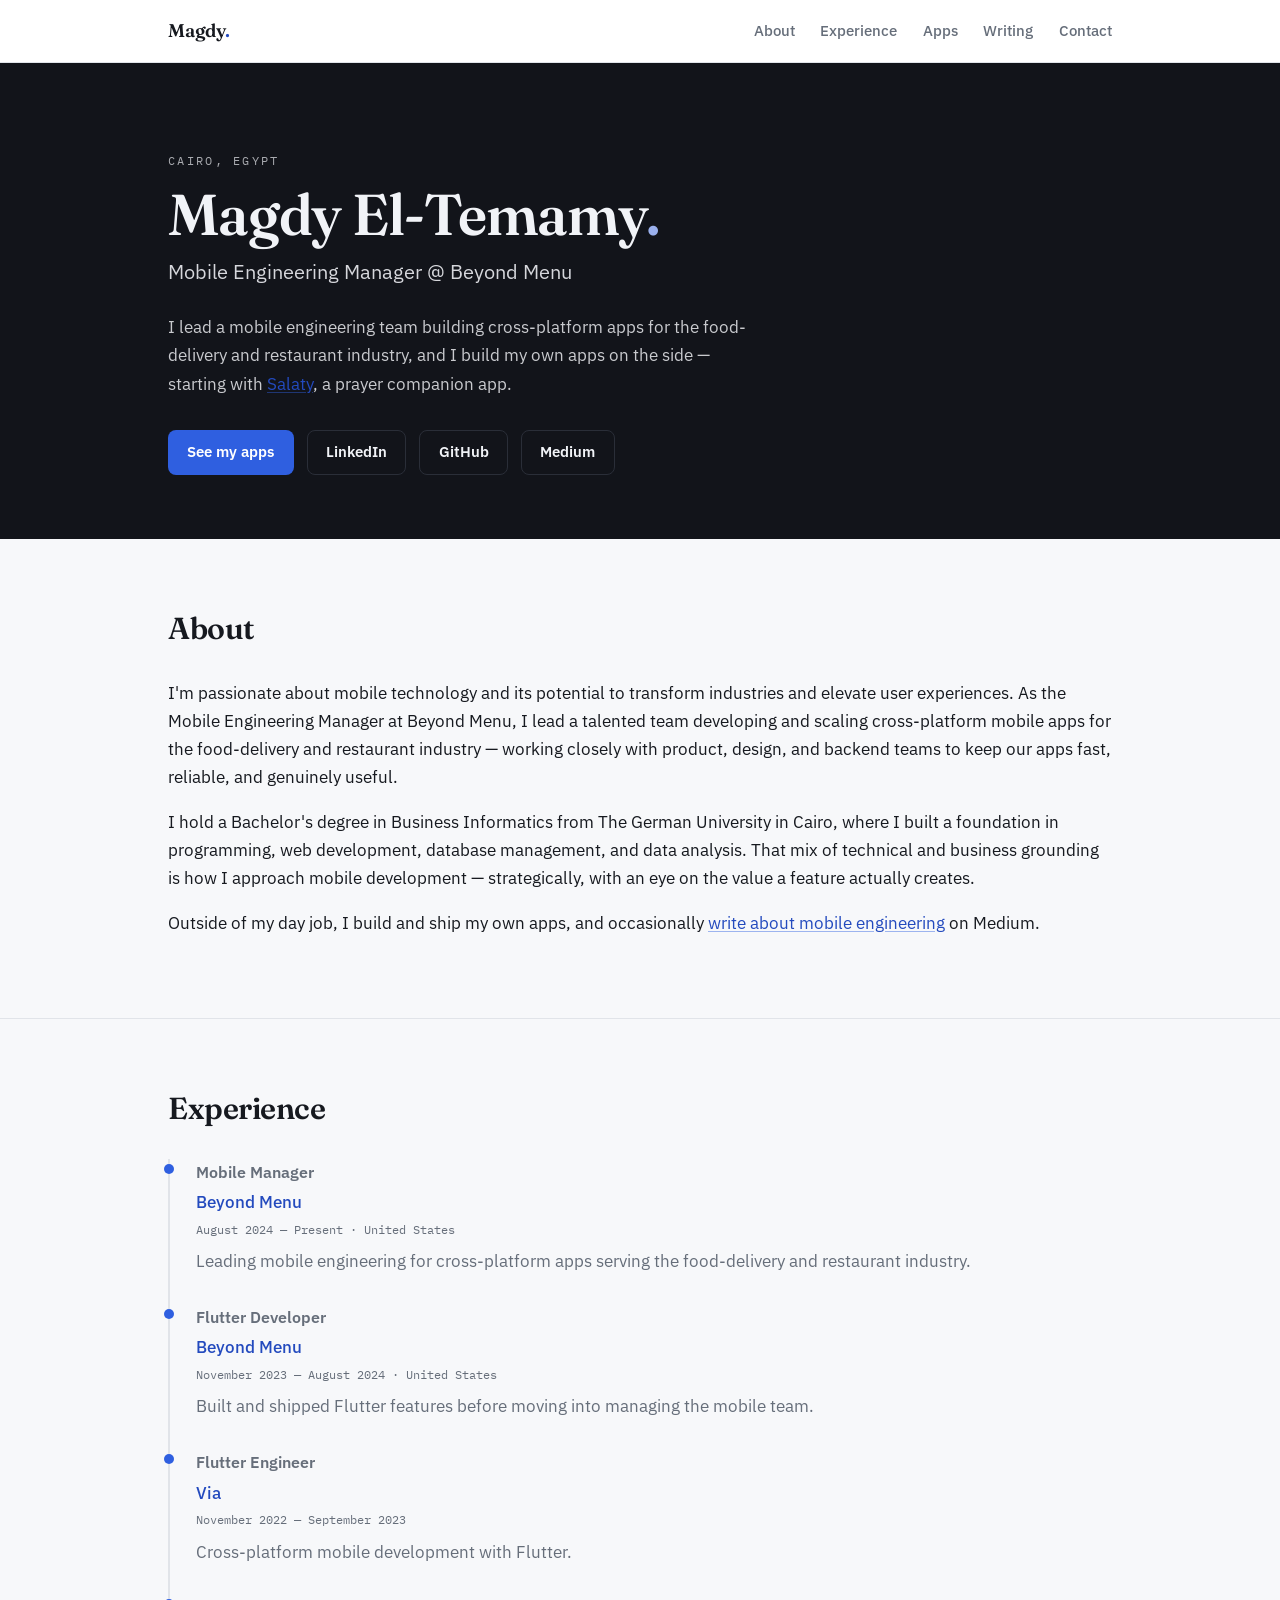
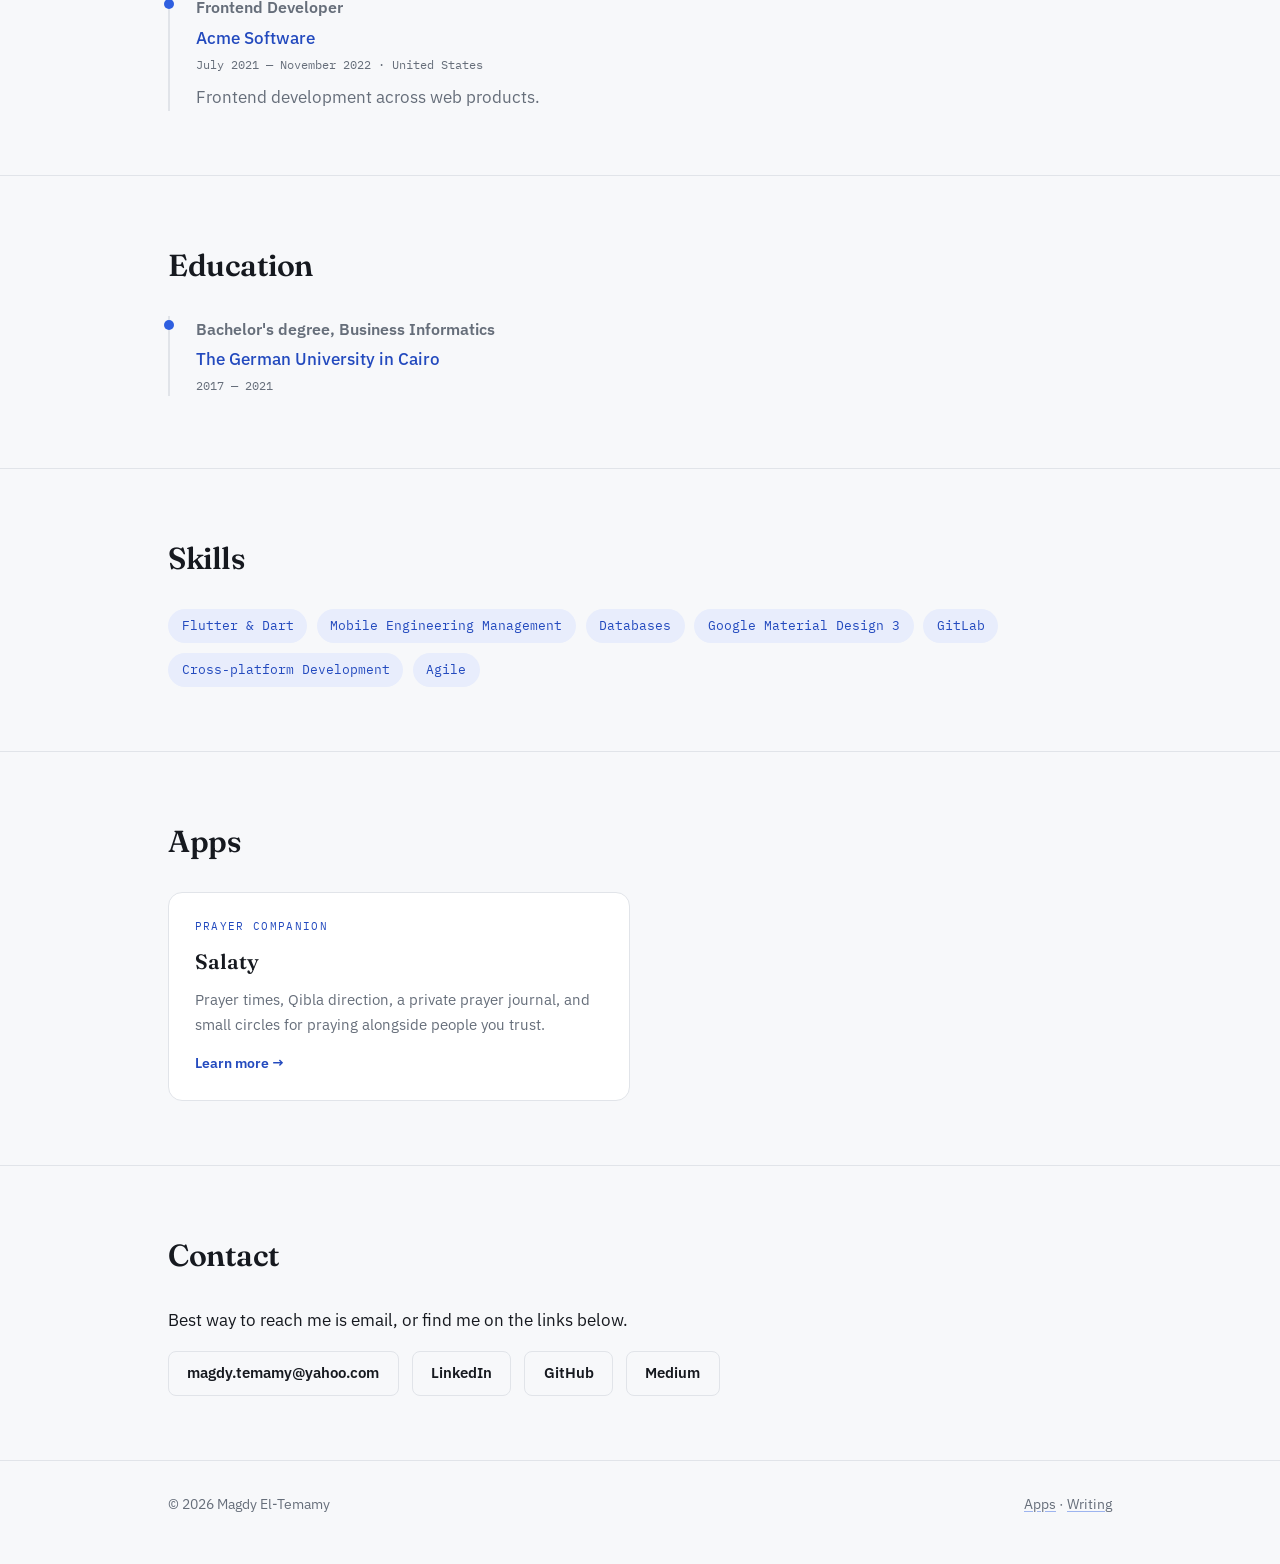
<file: index.html>
<!doctype html>
<html lang="en">
<head>
<meta charset="utf-8">
<meta name="viewport" content="width=device-width, initial-scale=1">
<title>Magdy El-Temamy — Mobile Engineering Manager</title>
<meta name="description" content="Magdy El-Temamy — Mobile Engineering Manager at Beyond Menu. Flutter &amp; mobile development, and the apps I build on the side.">
<link rel="preconnect" href="https://fonts.googleapis.com">
<link rel="preconnect" href="https://fonts.gstatic.com" crossorigin>
<link rel="stylesheet" href="https://fonts.googleapis.com/css2?family=Fraunces:opsz,wght@9..144,400;9..144,500;9..144,600&family=IBM+Plex+Mono:wght@400;500&family=IBM+Plex+Sans:wght@400;500;600&display=swap">
<link rel="stylesheet" href="assets/style.css">
</head>
<body>

<nav class="site-nav">
  <div class="wrap">
    <a class="brand" href="/">Magdy<span>.</span></a>
    <ul class="nav-links">
      <li><a href="#about">About</a></li>
      <li><a href="#experience">Experience</a></li>
      <li><a href="apps/">Apps</a></li>
      <li><a href="https://medium.com/@magdy.temamy" target="_blank" rel="noopener">Writing</a></li>
      <li><a href="#contact">Contact</a></li>
    </ul>
  </div>
</nav>

<header class="hero">
  <div class="wrap">
    <p class="eyebrow">Cairo, Egypt</p>
    <h1>Magdy El-Temamy<span class="accent">.</span></h1>
    <p class="role">Mobile Engineering Manager @ Beyond Menu</p>
    <p class="lead">I lead a mobile engineering team building cross-platform apps for the food-delivery
      and restaurant industry, and I build my own apps on the side — starting with
      <a href="apps/salaty/">Salaty</a>, a prayer companion app.</p>
    <div class="actions">
      <a class="btn btn-primary" href="apps/">See my apps</a>
      <a class="btn btn-ghost" href="https://www.linkedin.com/in/magdy-eltemamy-2b9b161a2" target="_blank" rel="noopener">LinkedIn</a>
      <a class="btn btn-ghost" href="https://github.com/Migos17" target="_blank" rel="noopener">GitHub</a>
      <a class="btn btn-ghost" href="https://medium.com/@magdy.temamy" target="_blank" rel="noopener">Medium</a>
    </div>
  </div>
</header>

<section class="block" id="about">
  <div class="wrap">
    <h2>About</h2>
    <p>I'm passionate about mobile technology and its potential to transform industries and elevate
      user experiences. As the Mobile Engineering Manager at Beyond Menu, I lead a talented team
      developing and scaling cross-platform mobile apps for the food-delivery and restaurant industry —
      working closely with product, design, and backend teams to keep our apps fast, reliable, and
      genuinely useful.</p>
    <p>I hold a Bachelor's degree in Business Informatics from The German University in Cairo, where I
      built a foundation in programming, web development, database management, and data analysis. That
      mix of technical and business grounding is how I approach mobile development — strategically,
      with an eye on the value a feature actually creates.</p>
    <p>Outside of my day job, I build and ship my own apps, and occasionally
      <a href="https://medium.com/@magdy.temamy" target="_blank" rel="noopener">write about mobile
      engineering</a> on Medium.</p>
  </div>
</section>

<section class="block" id="experience">
  <div class="wrap">
    <h2>Experience</h2>
    <ol class="timeline">
      <li>
        <p class="role">Mobile Manager</p>
        <p class="org">Beyond Menu</p>
        <p class="when">August 2024 — Present · United States</p>
        <p>Leading mobile engineering for cross-platform apps serving the food-delivery and restaurant
          industry.</p>
      </li>
      <li>
        <p class="role">Flutter Developer</p>
        <p class="org">Beyond Menu</p>
        <p class="when">November 2023 — August 2024 · United States</p>
        <p>Built and shipped Flutter features before moving into managing the mobile team.</p>
      </li>
      <li>
        <p class="role">Flutter Engineer</p>
        <p class="org">Via</p>
        <p class="when">November 2022 — September 2023</p>
        <p>Cross-platform mobile development with Flutter.</p>
      </li>
      <li>
        <p class="role">Frontend Developer</p>
        <p class="org">Acme Software</p>
        <p class="when">July 2021 — November 2022 · United States</p>
        <p>Frontend development across web products.</p>
      </li>
    </ol>
  </div>
</section>

<section class="block" id="education">
  <div class="wrap">
    <h2>Education</h2>
    <ol class="timeline">
      <li>
        <p class="role">Bachelor's degree, Business Informatics</p>
        <p class="org">The German University in Cairo</p>
        <p class="when">2017 — 2021</p>
      </li>
    </ol>
  </div>
</section>

<section class="block" id="skills">
  <div class="wrap">
    <h2>Skills</h2>
    <ul class="chips">
      <li>Flutter &amp; Dart</li>
      <li>Mobile Engineering Management</li>
      <li>Databases</li>
      <li>Google Material Design 3</li>
      <li>GitLab</li>
      <li>Cross-platform Development</li>
      <li>Agile</li>
    </ul>
  </div>
</section>

<section class="block" id="apps-preview">
  <div class="wrap">
    <h2>Apps</h2>
    <div class="card-grid">
      <a class="card" href="apps/salaty/">
        <p class="tag">Prayer companion</p>
        <h3>Salaty</h3>
        <p>Prayer times, Qibla direction, a private prayer journal, and small circles for praying
          alongside people you trust.</p>
        <span class="go">Learn more →</span>
      </a>
    </div>
  </div>
</section>

<section class="block" id="contact">
  <div class="wrap">
    <h2>Contact</h2>
    <p>Best way to reach me is email, or find me on the links below.</p>
    <div class="link-row">
      <a class="btn btn-ghost" href="mailto:magdy.temamy@yahoo.com">magdy.temamy@yahoo.com</a>
      <a class="btn btn-ghost" href="https://www.linkedin.com/in/magdy-eltemamy-2b9b161a2" target="_blank" rel="noopener">LinkedIn</a>
      <a class="btn btn-ghost" href="https://github.com/Migos17" target="_blank" rel="noopener">GitHub</a>
      <a class="btn btn-ghost" href="https://medium.com/@magdy.temamy" target="_blank" rel="noopener">Medium</a>
    </div>
  </div>
</section>

<footer class="site-footer">
  <div class="wrap">
    <span>&copy; 2026 Magdy El-Temamy</span>
    <span><a href="apps/">Apps</a> · <a href="https://medium.com/@magdy.temamy" target="_blank" rel="noopener">Writing</a></span>
  </div>
</footer>

</body>
</html>
</file>
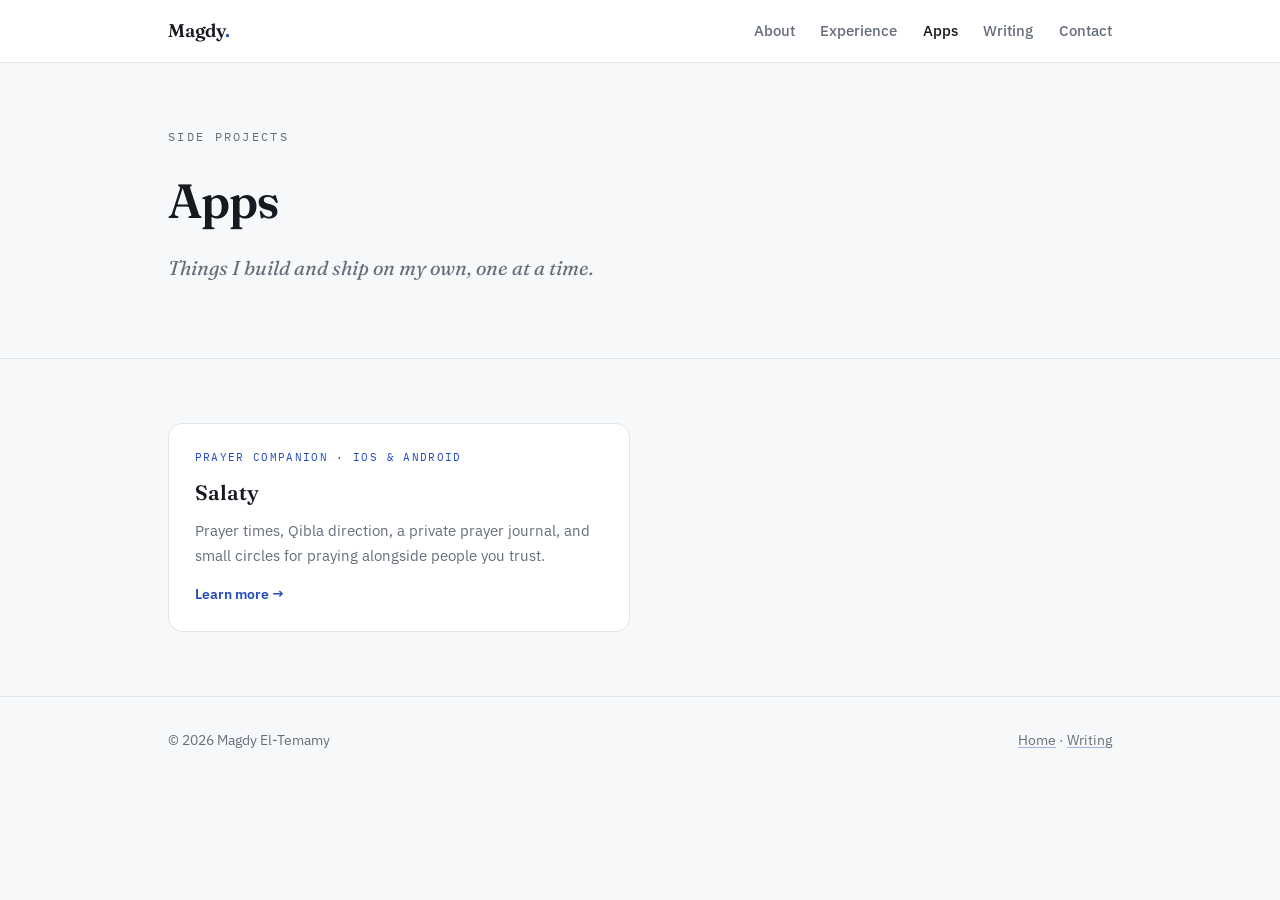
<file: apps/index.html>
<!doctype html>
<html lang="en">
<head>
<meta charset="utf-8">
<meta name="viewport" content="width=device-width, initial-scale=1">
<title>Apps — Magdy El-Temamy</title>
<meta name="description" content="Apps built by Magdy El-Temamy.">
<link rel="preconnect" href="https://fonts.googleapis.com">
<link rel="preconnect" href="https://fonts.gstatic.com" crossorigin>
<link rel="stylesheet" href="https://fonts.googleapis.com/css2?family=Fraunces:opsz,wght@9..144,400;9..144,500;9..144,600&family=IBM+Plex+Mono:wght@400;500&family=IBM+Plex+Sans:wght@400;500;600&display=swap">
<link rel="stylesheet" href="../assets/style.css">
</head>
<body>

<nav class="site-nav">
  <div class="wrap">
    <a class="brand" href="../">Magdy<span>.</span></a>
    <ul class="nav-links">
      <li><a href="../#about">About</a></li>
      <li><a href="../#experience">Experience</a></li>
      <li><a href="./" class="active">Apps</a></li>
      <li><a href="https://medium.com/@magdy.temamy" target="_blank" rel="noopener">Writing</a></li>
      <li><a href="../#contact">Contact</a></li>
    </ul>
  </div>
</nav>

<header class="app-hero">
  <div class="wrap">
    <p class="eyebrow" style="color:var(--muted)">Side projects</p>
    <h1>Apps</h1>
    <p class="tagline" style="color:var(--muted)">Things I build and ship on my own, one at a time.</p>
  </div>
</header>

<section class="block">
  <div class="wrap">
    <div class="card-grid">
      <a class="card" href="salaty/">
        <p class="tag">Prayer companion · iOS &amp; Android</p>
        <h3>Salaty</h3>
        <p>Prayer times, Qibla direction, a private prayer journal, and small circles for praying
          alongside people you trust.</p>
        <span class="go">Learn more →</span>
      </a>
    </div>
  </div>
</section>

<footer class="site-footer">
  <div class="wrap">
    <span>&copy; 2026 Magdy El-Temamy</span>
    <span><a href="../">Home</a> · <a href="https://medium.com/@magdy.temamy" target="_blank" rel="noopener">Writing</a></span>
  </div>
</footer>

</body>
</html>
</file>
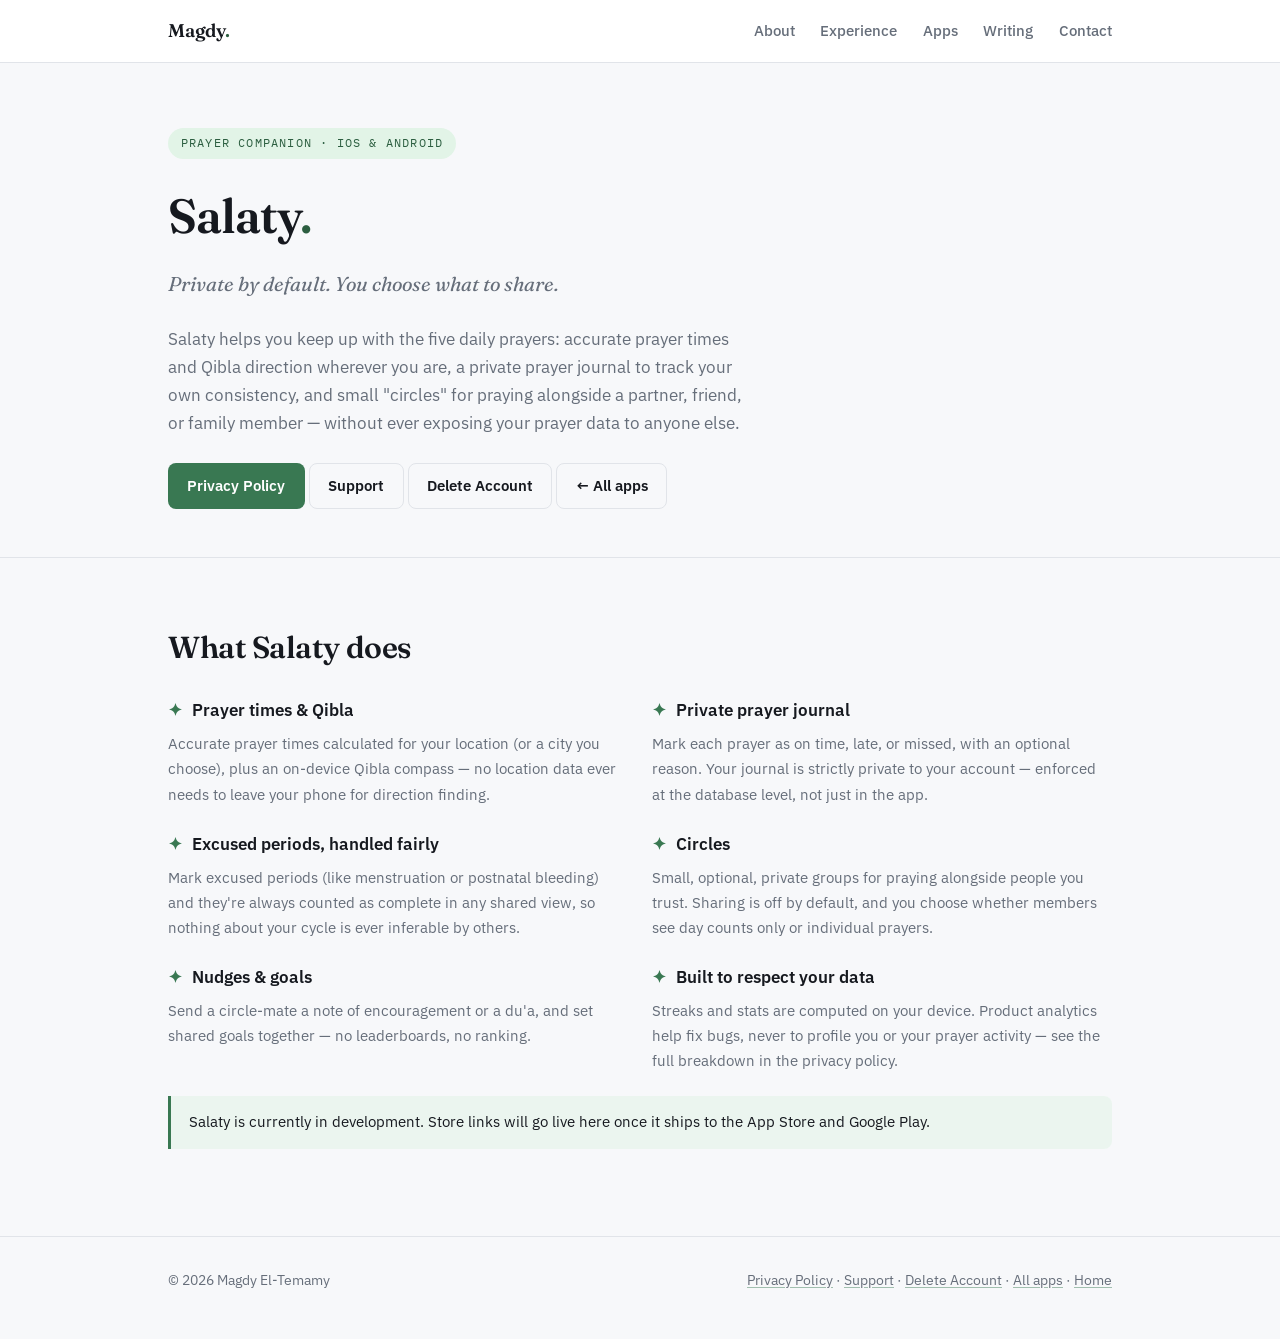
<file: apps/salaty/index.html>
<!doctype html>
<html lang="en">
<head>
<meta charset="utf-8">
<meta name="viewport" content="width=device-width, initial-scale=1">
<title>Salaty — Prayer companion app</title>
<meta name="description" content="Salaty: prayer times, Qibla direction, a private prayer journal, and small circles for praying alongside people you trust.">
<link rel="preconnect" href="https://fonts.googleapis.com">
<link rel="preconnect" href="https://fonts.gstatic.com" crossorigin>
<link rel="stylesheet" href="https://fonts.googleapis.com/css2?family=Fraunces:opsz,wght@9..144,400;9..144,500;9..144,600&family=IBM+Plex+Mono:wght@400;500&family=IBM+Plex+Sans:wght@400;500;600&display=swap">
<link rel="stylesheet" href="../../assets/style.css">
</head>
<body class="theme-salaty">

<nav class="site-nav">
  <div class="wrap">
    <a class="brand" href="/">Magdy<span>.</span></a>
    <ul class="nav-links">
      <li><a href="/#about">About</a></li>
      <li><a href="/#experience">Experience</a></li>
      <li><a href="/apps/">Apps</a></li>
      <li><a href="https://medium.com/@magdy.temamy" target="_blank" rel="noopener">Writing</a></li>
      <li><a href="/#contact">Contact</a></li>
    </ul>
  </div>
</nav>

<header class="app-hero">
  <div class="wrap">
    <span class="badge">Prayer companion · iOS &amp; Android</span>
    <h1>Salaty<span style="color:var(--accent-ink)">.</span></h1>
    <p class="tagline">Private by default. You choose what to share.</p>
    <p style="max-width:58ch;color:var(--muted)">Salaty helps you keep up with the five daily prayers:
      accurate prayer times and Qibla direction wherever you are, a private prayer journal to track
      your own consistency, and small "circles" for praying alongside a partner, friend, or family
      member — without ever exposing your prayer data to anyone else.</p>
    <div class="actions" style="margin-top:1.6rem">
      <a class="btn btn-primary" href="privacy.html">Privacy Policy</a>
      <a class="btn btn-ghost" href="support.html">Support</a>
      <a class="btn btn-ghost" href="delete-account.html">Delete Account</a>
      <a class="btn btn-ghost" href="/apps/">← All apps</a>
    </div>
  </div>
</header>

<section class="block">
  <div class="wrap">
    <h2>What Salaty does</h2>
    <div class="feature-grid">
      <div class="feature">
        <h3><span class="icon">✦</span>Prayer times &amp; Qibla</h3>
        <p>Accurate prayer times calculated for your location (or a city you choose), plus an
          on-device Qibla compass — no location data ever needs to leave your phone for direction
          finding.</p>
      </div>
      <div class="feature">
        <h3><span class="icon">✦</span>Private prayer journal</h3>
        <p>Mark each prayer as on time, late, or missed, with an optional reason. Your journal is
          strictly private to your account — enforced at the database level, not just in the app.</p>
      </div>
      <div class="feature">
        <h3><span class="icon">✦</span>Excused periods, handled fairly</h3>
        <p>Mark excused periods (like menstruation or postnatal bleeding) and they're always counted
          as complete in any shared view, so nothing about your cycle is ever inferable by others.</p>
      </div>
      <div class="feature">
        <h3><span class="icon">✦</span>Circles</h3>
        <p>Small, optional, private groups for praying alongside people you trust. Sharing is off by
          default, and you choose whether members see day counts only or individual prayers.</p>
      </div>
      <div class="feature">
        <h3><span class="icon">✦</span>Nudges &amp; goals</h3>
        <p>Send a circle-mate a note of encouragement or a du'a, and set shared goals together — no
          leaderboards, no ranking.</p>
      </div>
      <div class="feature">
        <h3><span class="icon">✦</span>Built to respect your data</h3>
        <p>Streaks and stats are computed on your device. Product analytics help fix bugs, never to
          profile you or your prayer activity — see the full breakdown in the privacy policy.</p>
      </div>
    </div>

    <div class="note">
      <p>Salaty is currently in development. Store links will go live here once it ships to the
        App Store and Google Play.</p>
    </div>
  </div>
</section>

<footer class="site-footer">
  <div class="wrap">
    <span>&copy; 2026 Magdy El-Temamy</span>
    <span><a href="privacy.html">Privacy Policy</a> · <a href="support.html">Support</a> · <a href="delete-account.html">Delete Account</a> · <a href="/apps/">All apps</a> · <a href="/">Home</a></span>
  </div>
</footer>

</body>
</html>
</file>
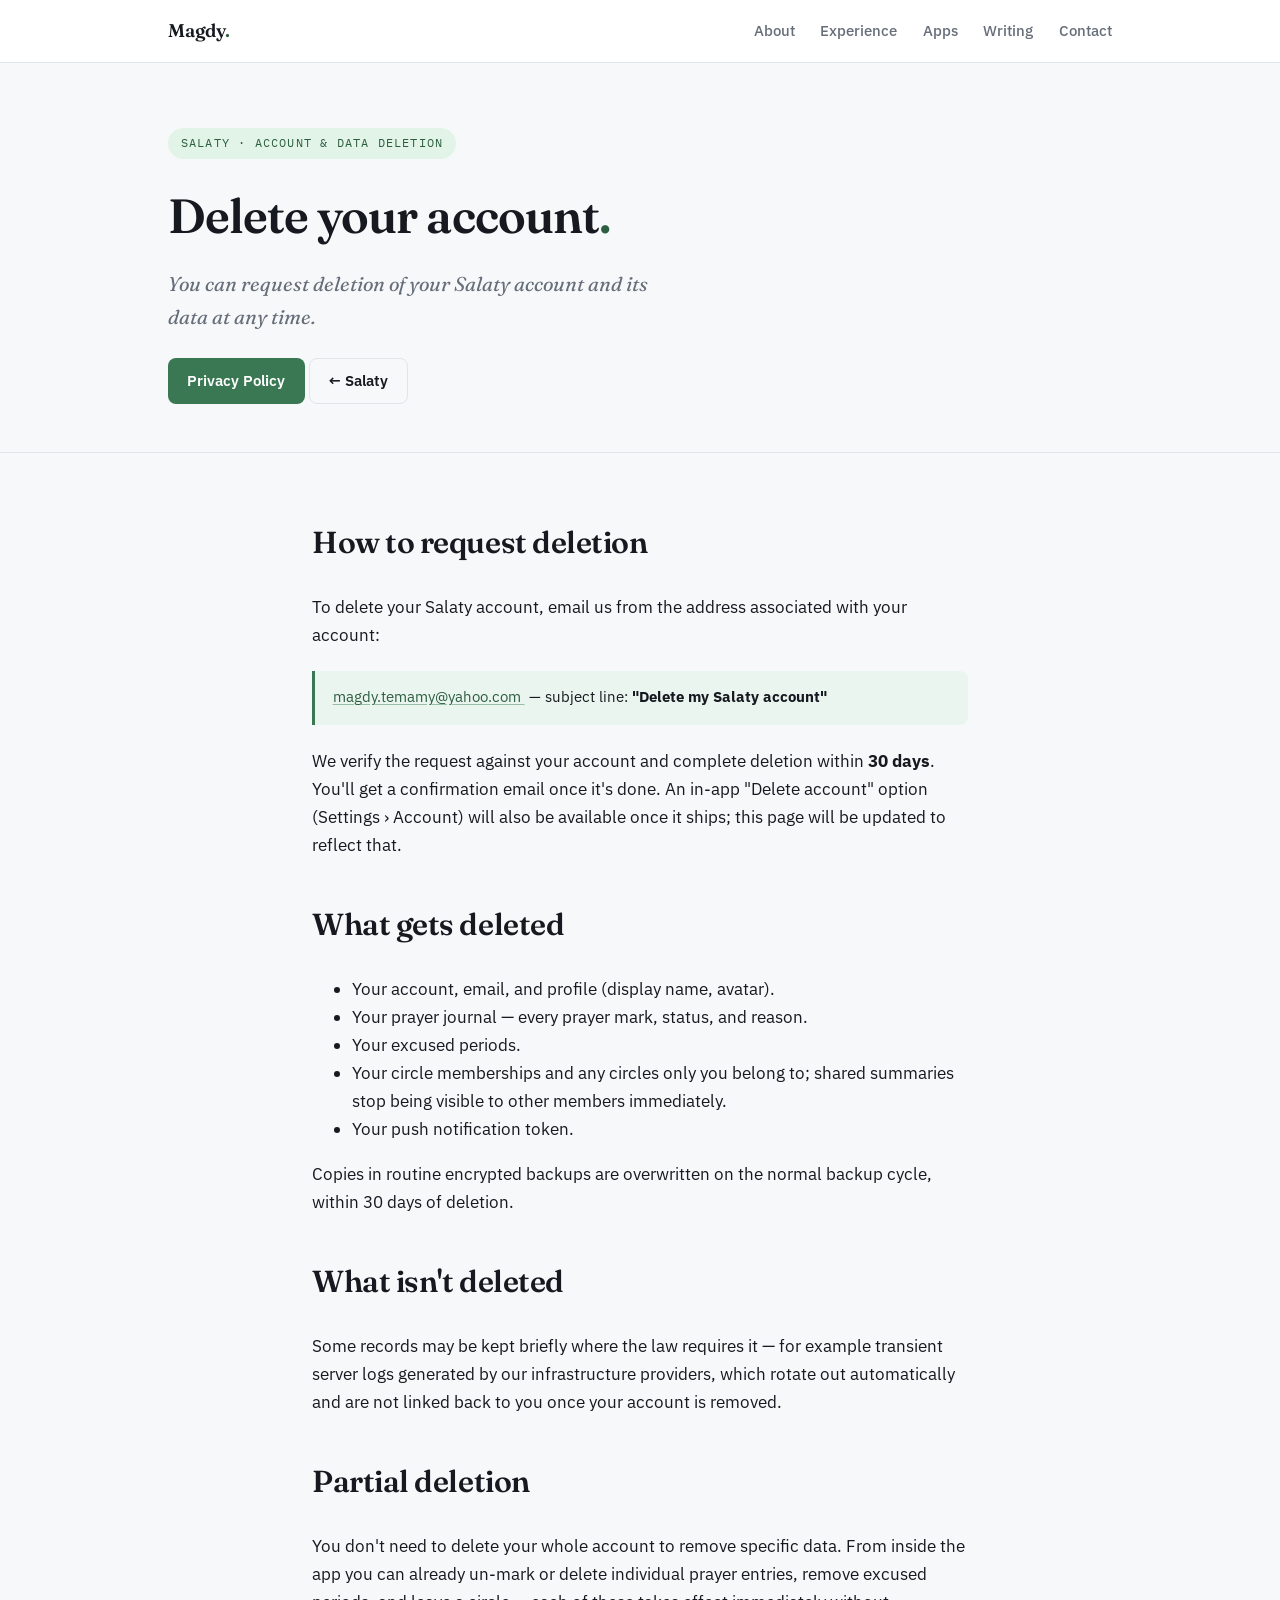
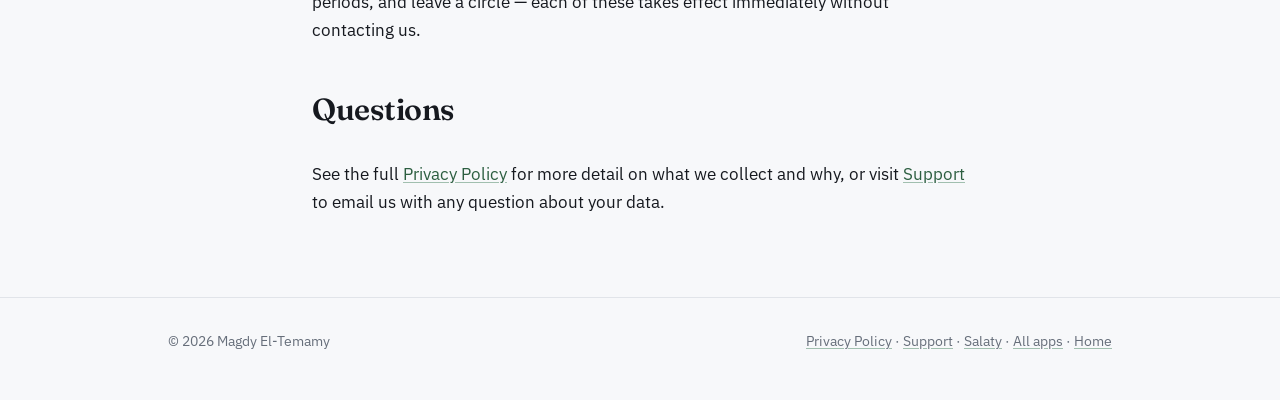
<file: apps/salaty/delete-account.html>
<!doctype html>
<html lang="en">
<head>
<meta charset="utf-8">
<meta name="viewport" content="width=device-width, initial-scale=1">
<title>Delete Your Salaty Account &amp; Data</title>
<meta name="description" content="How to request deletion of your Salaty account and the data associated with it.">
<link rel="preconnect" href="https://fonts.googleapis.com">
<link rel="preconnect" href="https://fonts.gstatic.com" crossorigin>
<link rel="stylesheet" href="https://fonts.googleapis.com/css2?family=Fraunces:opsz,wght@9..144,400;9..144,500;9..144,600&family=IBM+Plex+Mono:wght@400;500&family=IBM+Plex+Sans:wght@400;500;600&display=swap">
<link rel="stylesheet" href="../../assets/style.css">
</head>
<body class="theme-salaty">

<nav class="site-nav">
  <div class="wrap">
    <a class="brand" href="/">Magdy<span>.</span></a>
    <ul class="nav-links">
      <li><a href="/#about">About</a></li>
      <li><a href="/#experience">Experience</a></li>
      <li><a href="/apps/">Apps</a></li>
      <li><a href="https://medium.com/@magdy.temamy" target="_blank" rel="noopener">Writing</a></li>
      <li><a href="/#contact">Contact</a></li>
    </ul>
  </div>
</nav>

<header class="app-hero">
  <div class="wrap">
    <span class="badge">Salaty · Account &amp; Data Deletion</span>
    <h1>Delete your account<span style="color:var(--accent-ink)">.</span></h1>
    <p class="tagline">You can request deletion of your Salaty account and its data at any time.</p>
    <div class="actions" style="margin-top:1.6rem">
      <a class="btn btn-primary" href="privacy.html">Privacy Policy</a>
      <a class="btn btn-ghost" href="./">← Salaty</a>
    </div>
  </div>
</header>

<section class="block">
  <div class="wrap" style="max-width:44rem">
    <h2>How to request deletion</h2>
    <p>To delete your Salaty account, email us from the address associated with your account:</p>
    <div class="note">
      <p>
        <a href="mailto:magdy.temamy@yahoo.com?subject=Delete%20my%20Salaty%20account&body=Please%20delete%20my%20Salaty%20account%20and%20associated%20data.%20The%20email%20address%20on%20my%20account%20is%3A%20">
          magdy.temamy@yahoo.com
        </a>
        &nbsp;— subject line: <strong>"Delete my Salaty account"</strong>
      </p>
    </div>
    <p>We verify the request against your account and complete deletion within
      <strong>30 days</strong>. You'll get a confirmation email once it's done.
      An in-app "Delete account" option (Settings &rsaquo; Account) will also be available once it
      ships; this page will be updated to reflect that.</p>

    <h2 style="margin-top:2.5rem">What gets deleted</h2>
    <ul>
      <li>Your account, email, and profile (display name, avatar).</li>
      <li>Your prayer journal — every prayer mark, status, and reason.</li>
      <li>Your excused periods.</li>
      <li>Your circle memberships and any circles only you belong to; shared summaries stop being
        visible to other members immediately.</li>
      <li>Your push notification token.</li>
    </ul>
    <p>Copies in routine encrypted backups are overwritten on the normal backup cycle, within 30 days
      of deletion.</p>

    <h2 style="margin-top:2.5rem">What isn't deleted</h2>
    <p>Some records may be kept briefly where the law requires it — for example transient server logs
      generated by our infrastructure providers, which rotate out automatically and are not linked
      back to you once your account is removed.</p>

    <h2 style="margin-top:2.5rem">Partial deletion</h2>
    <p>You don't need to delete your whole account to remove specific data. From inside the app you
      can already un-mark or delete individual prayer entries, remove excused periods, and leave a
      circle — each of these takes effect immediately without contacting us.</p>

    <h2 style="margin-top:2.5rem">Questions</h2>
    <p>See the full <a href="privacy.html">Privacy Policy</a> for more detail on what we collect and
      why, or visit <a href="support.html">Support</a> to email us with any question about your data.</p>
  </div>
</section>

<footer class="site-footer">
  <div class="wrap">
    <span>&copy; 2026 Magdy El-Temamy</span>
    <span><a href="privacy.html">Privacy Policy</a> · <a href="support.html">Support</a> · <a href="./">Salaty</a> · <a href="/apps/">All apps</a> · <a href="/">Home</a></span>
  </div>
</footer>

</body>
</html>
</file>
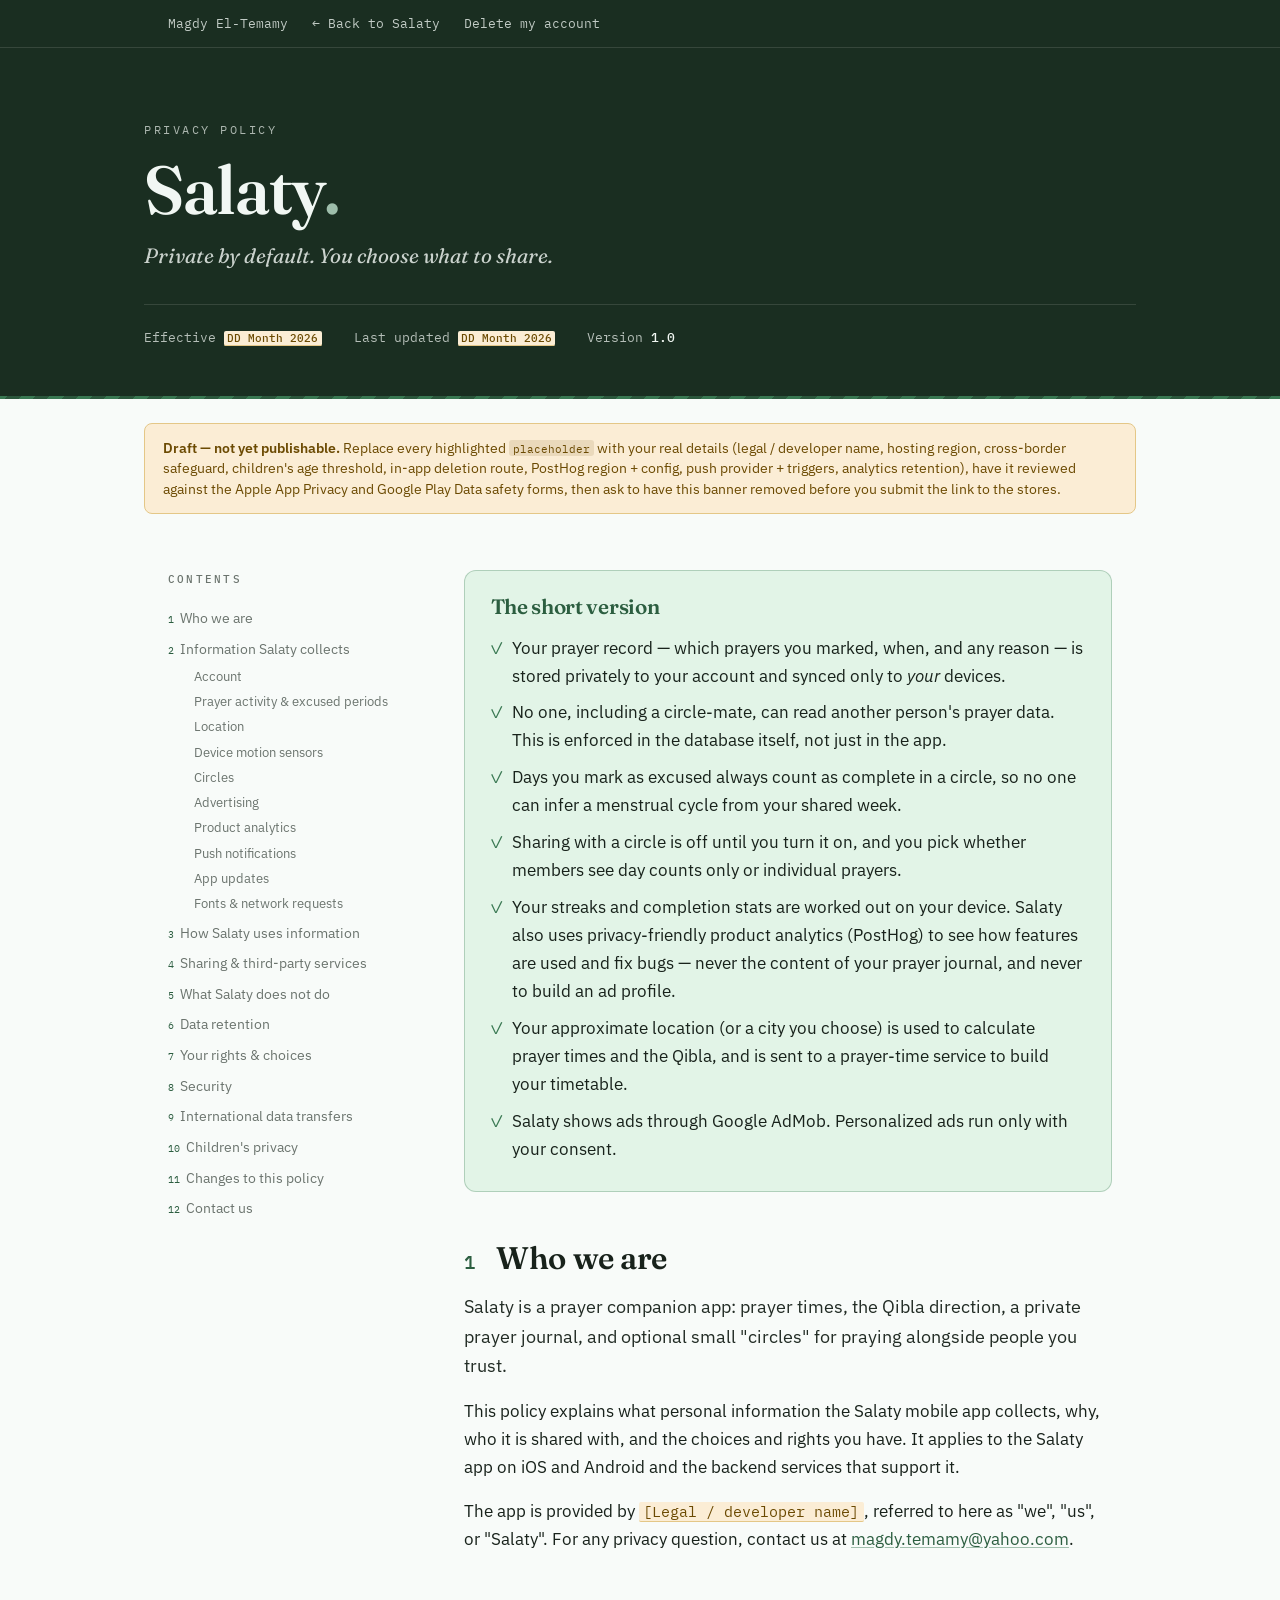
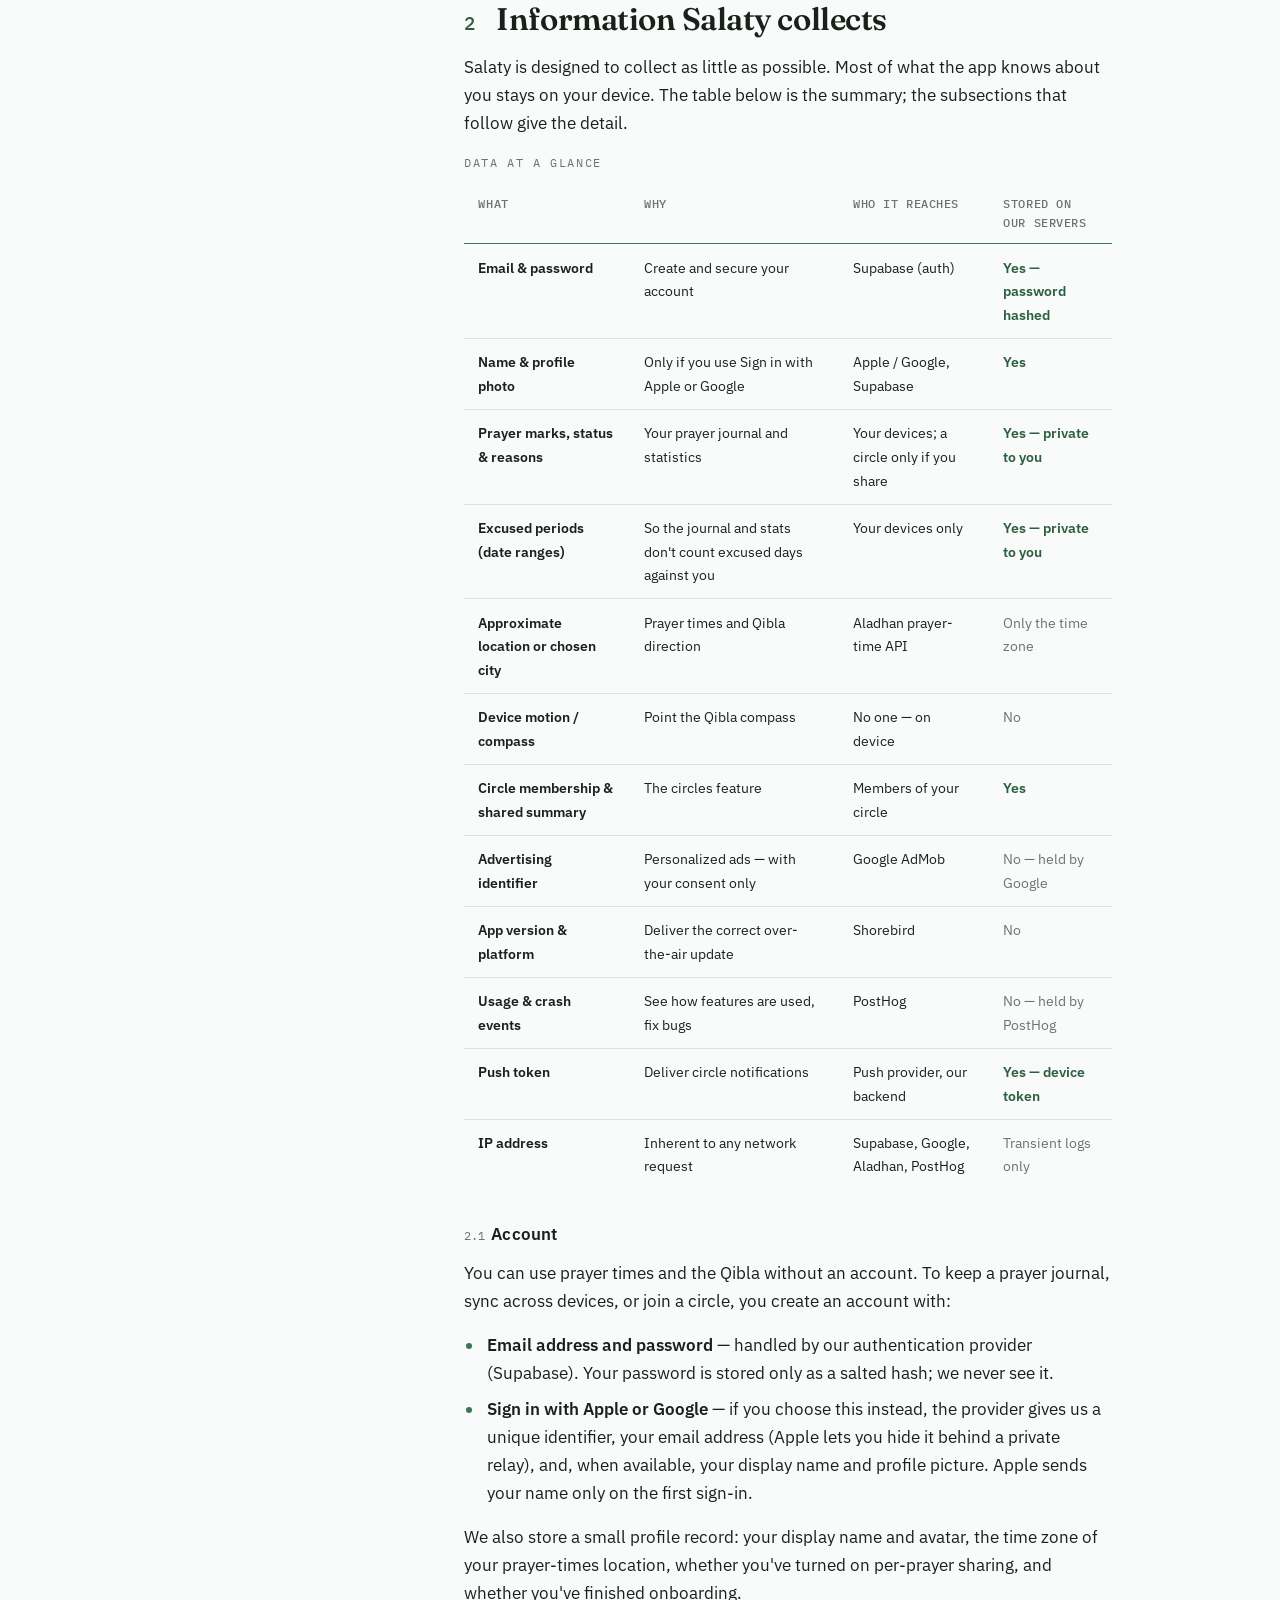
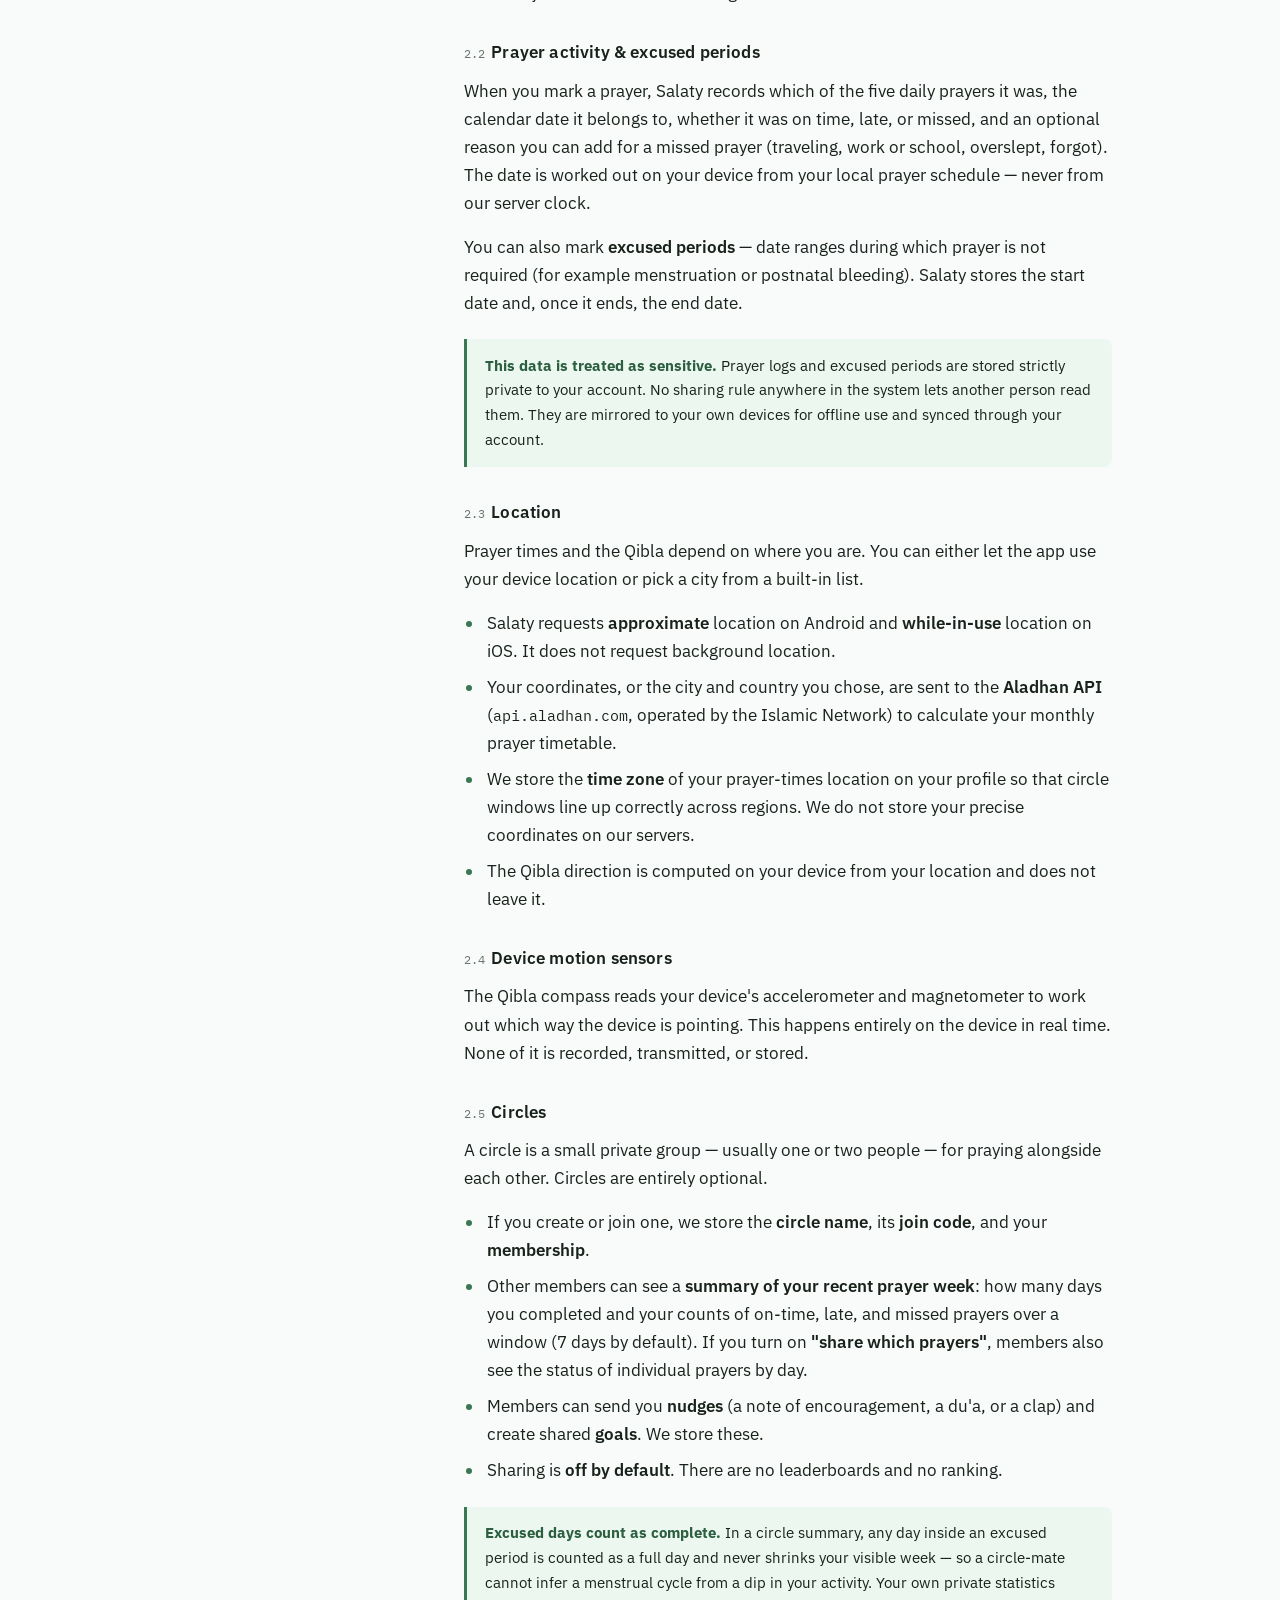
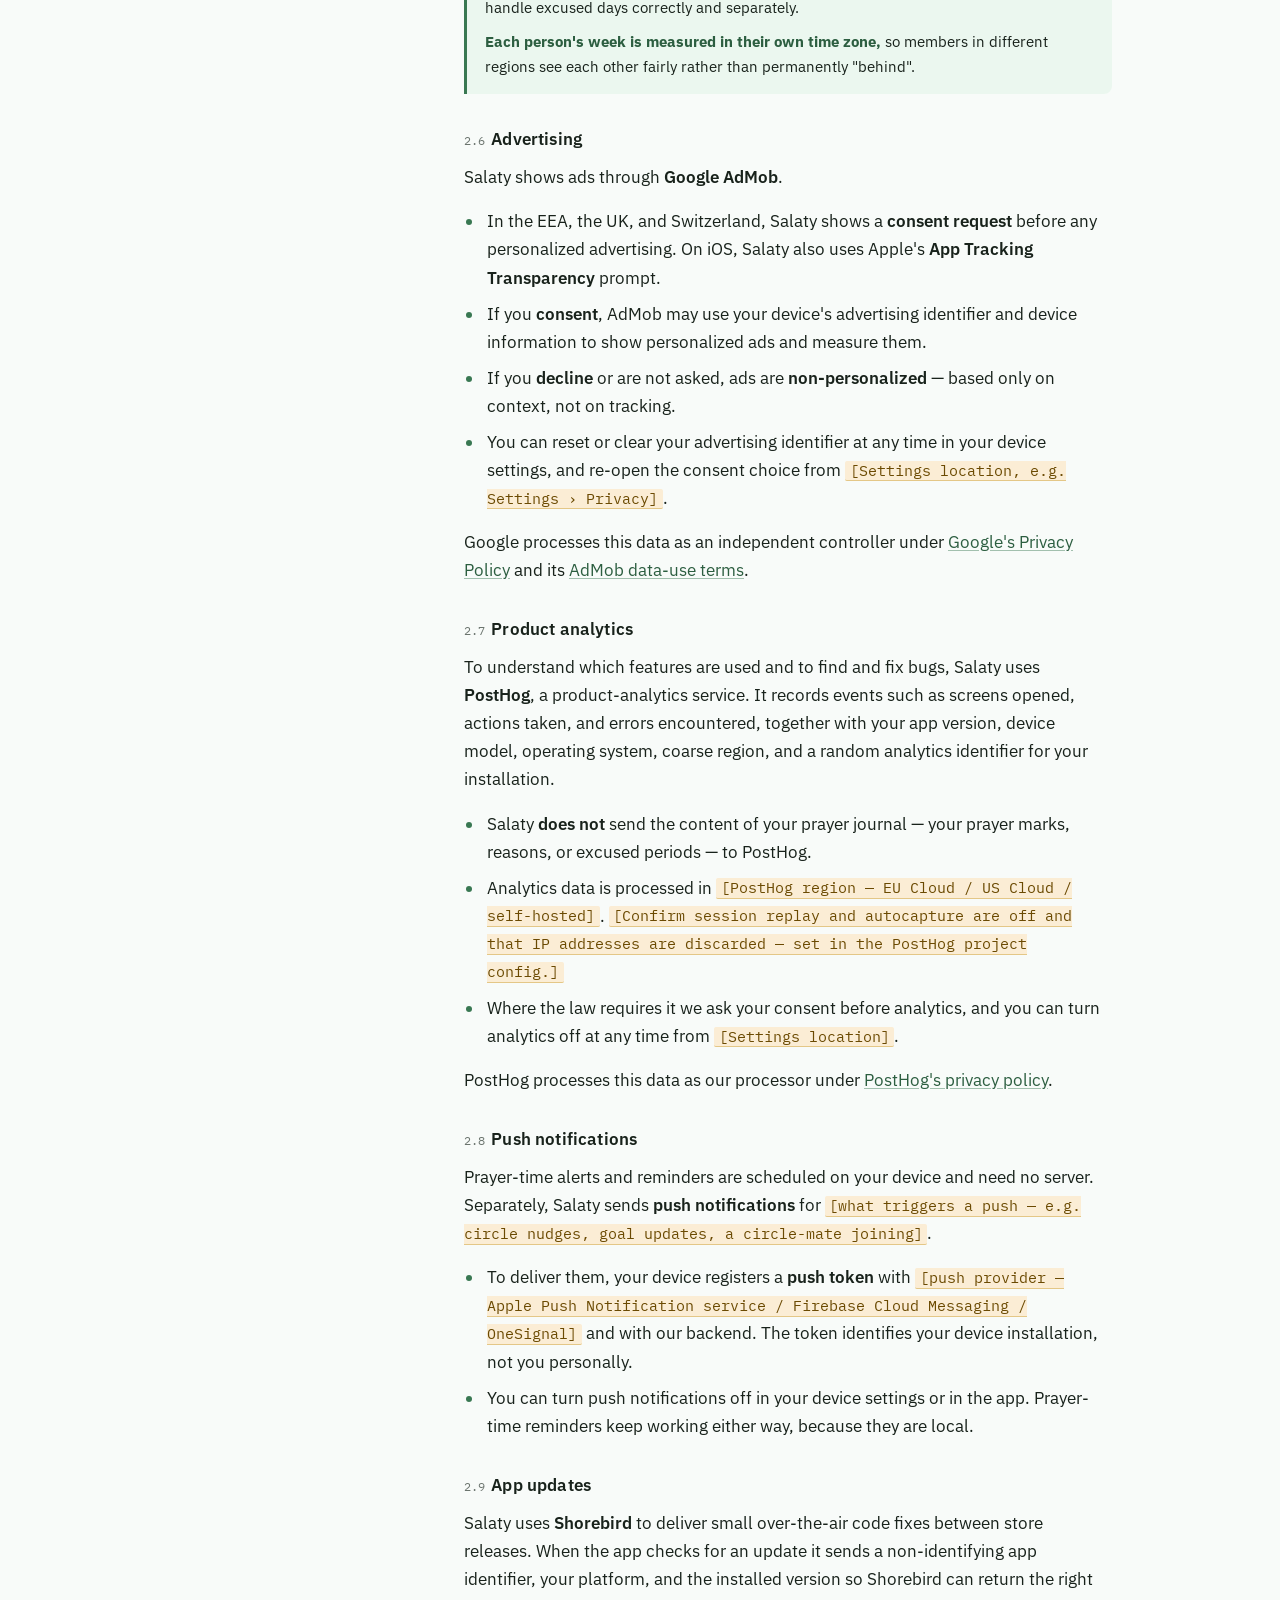
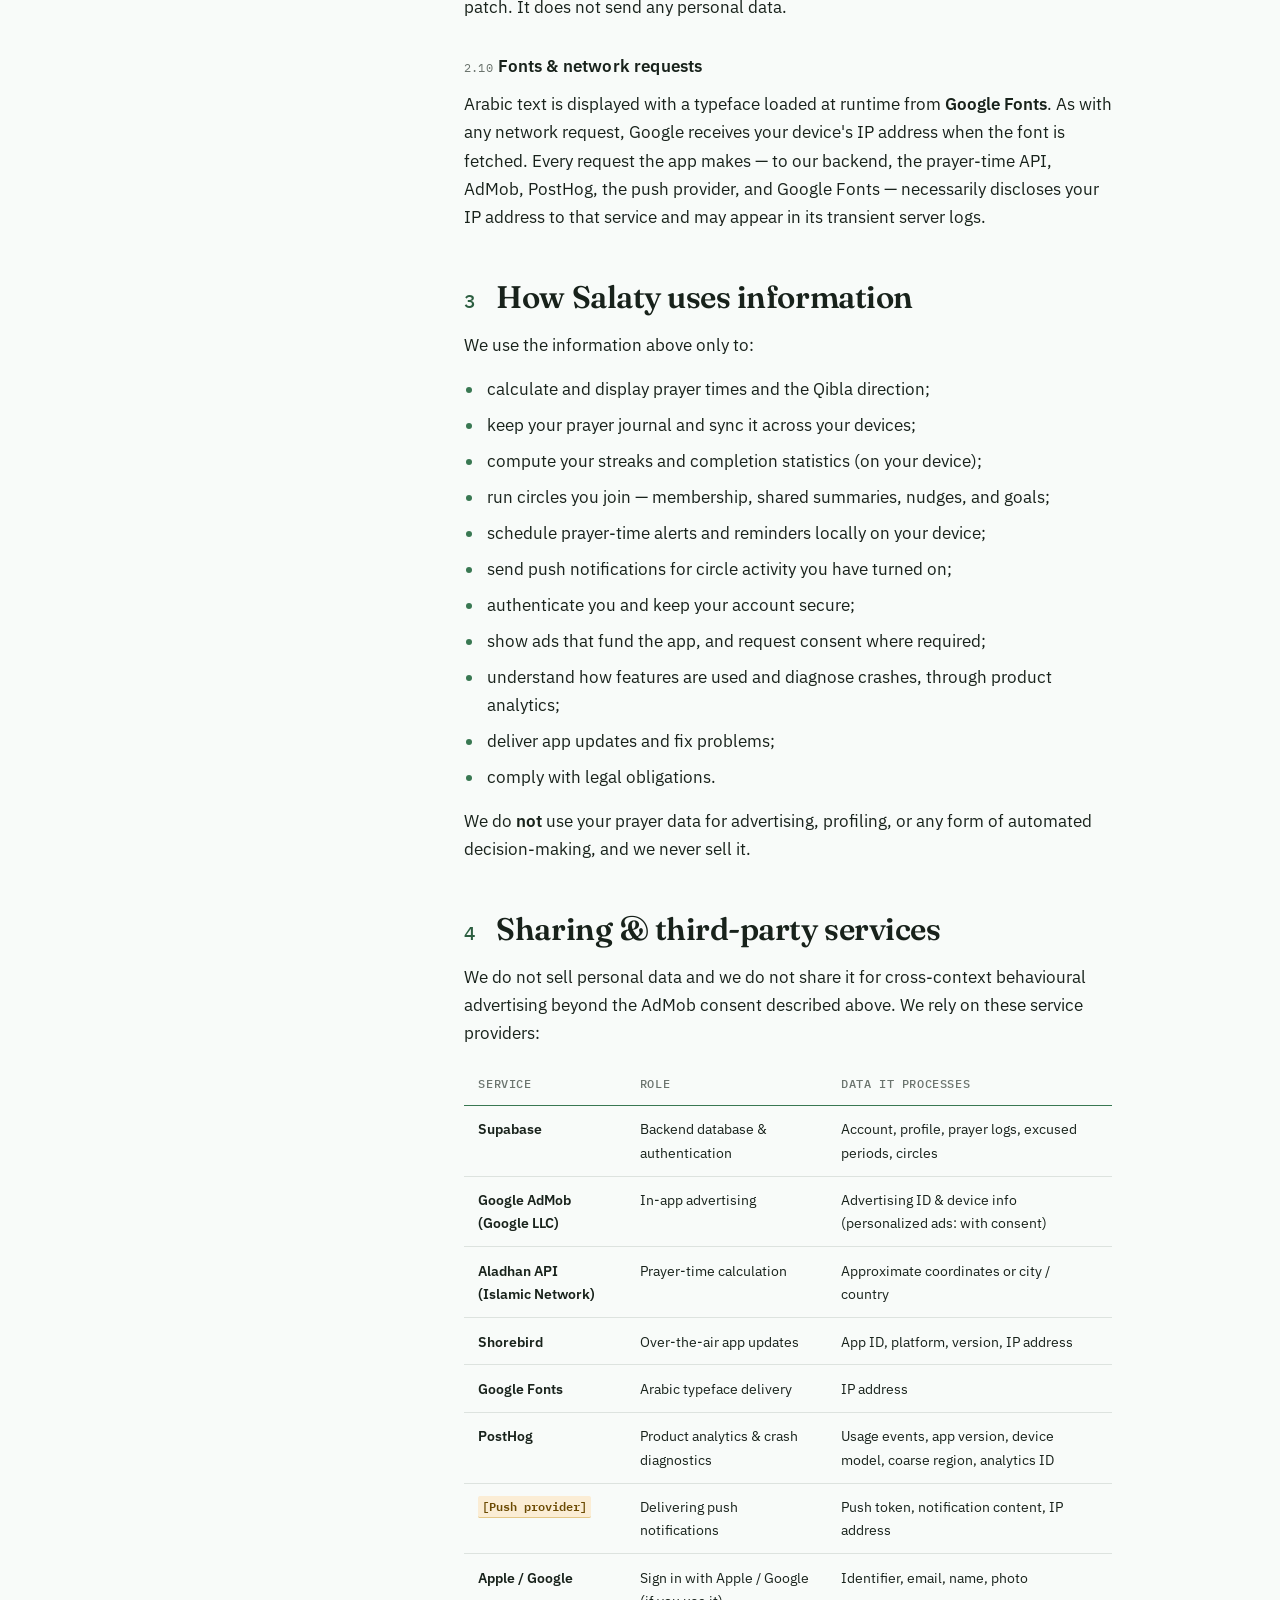
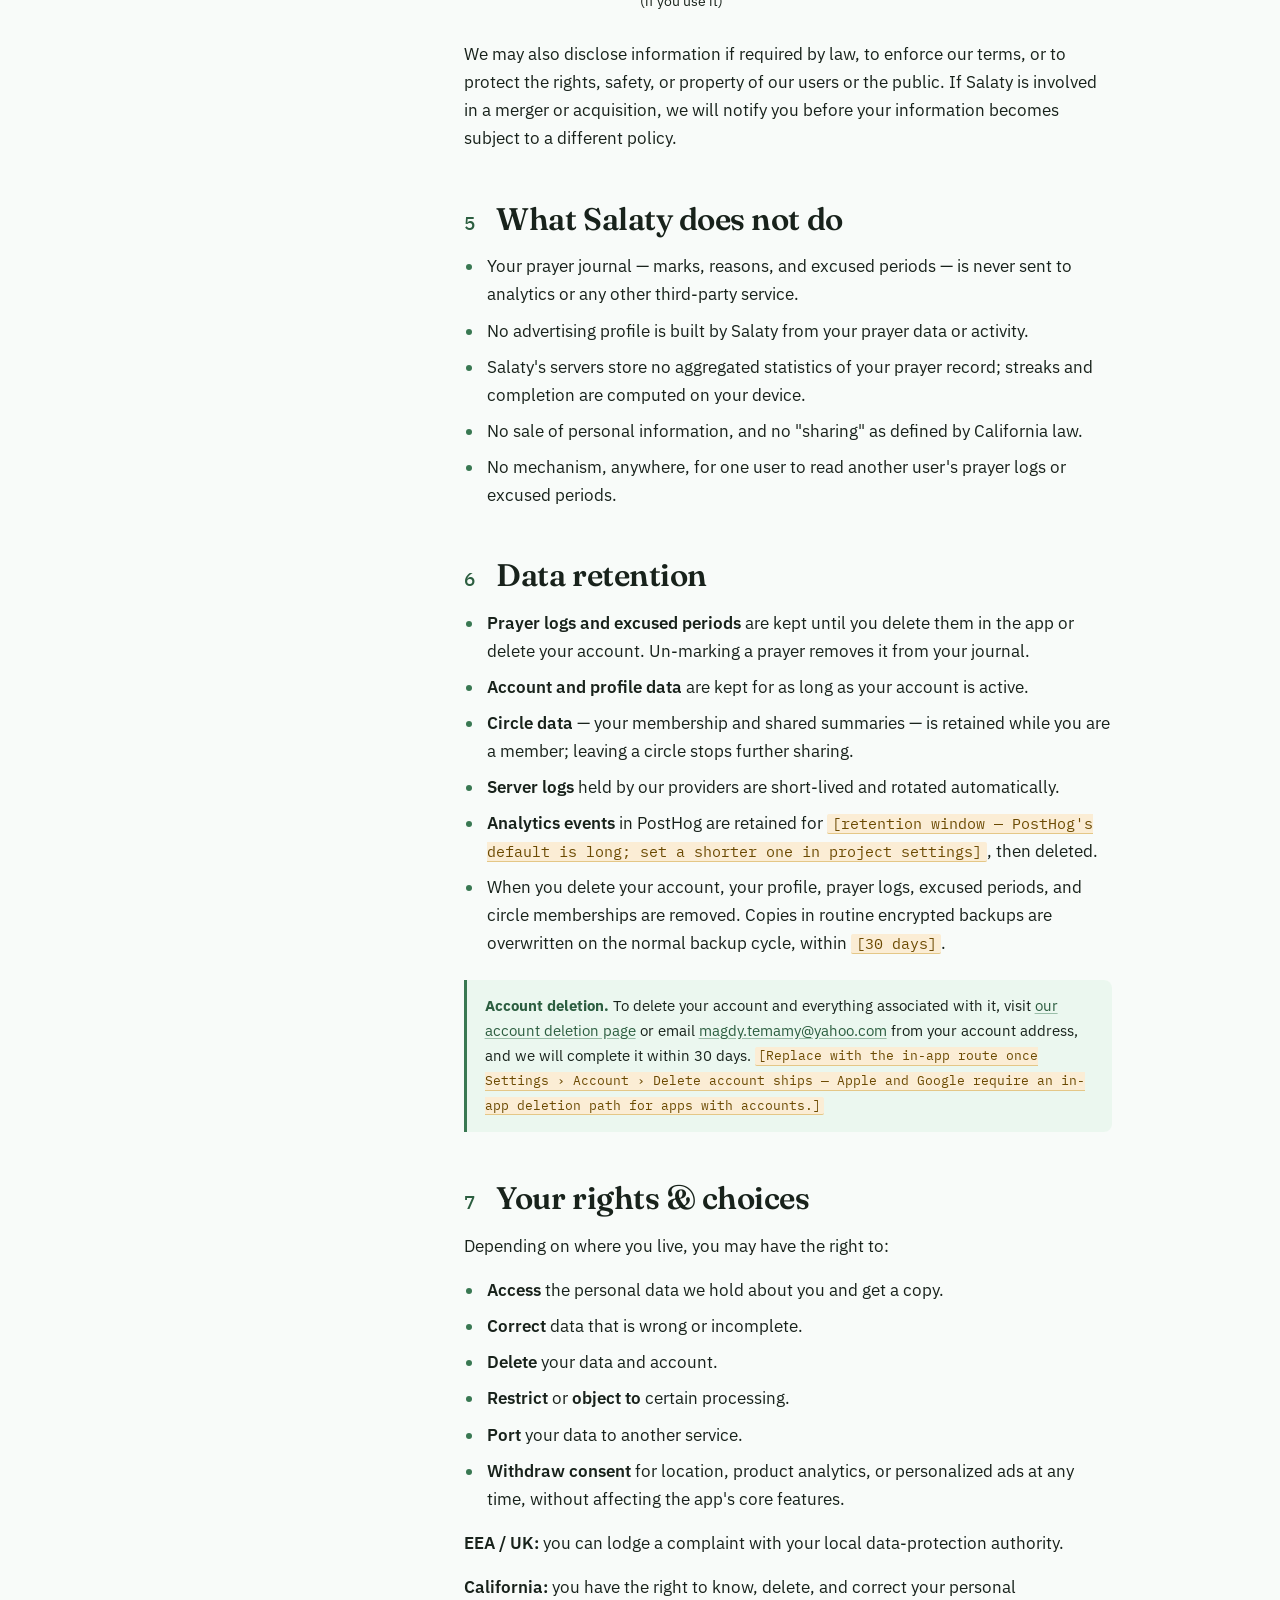
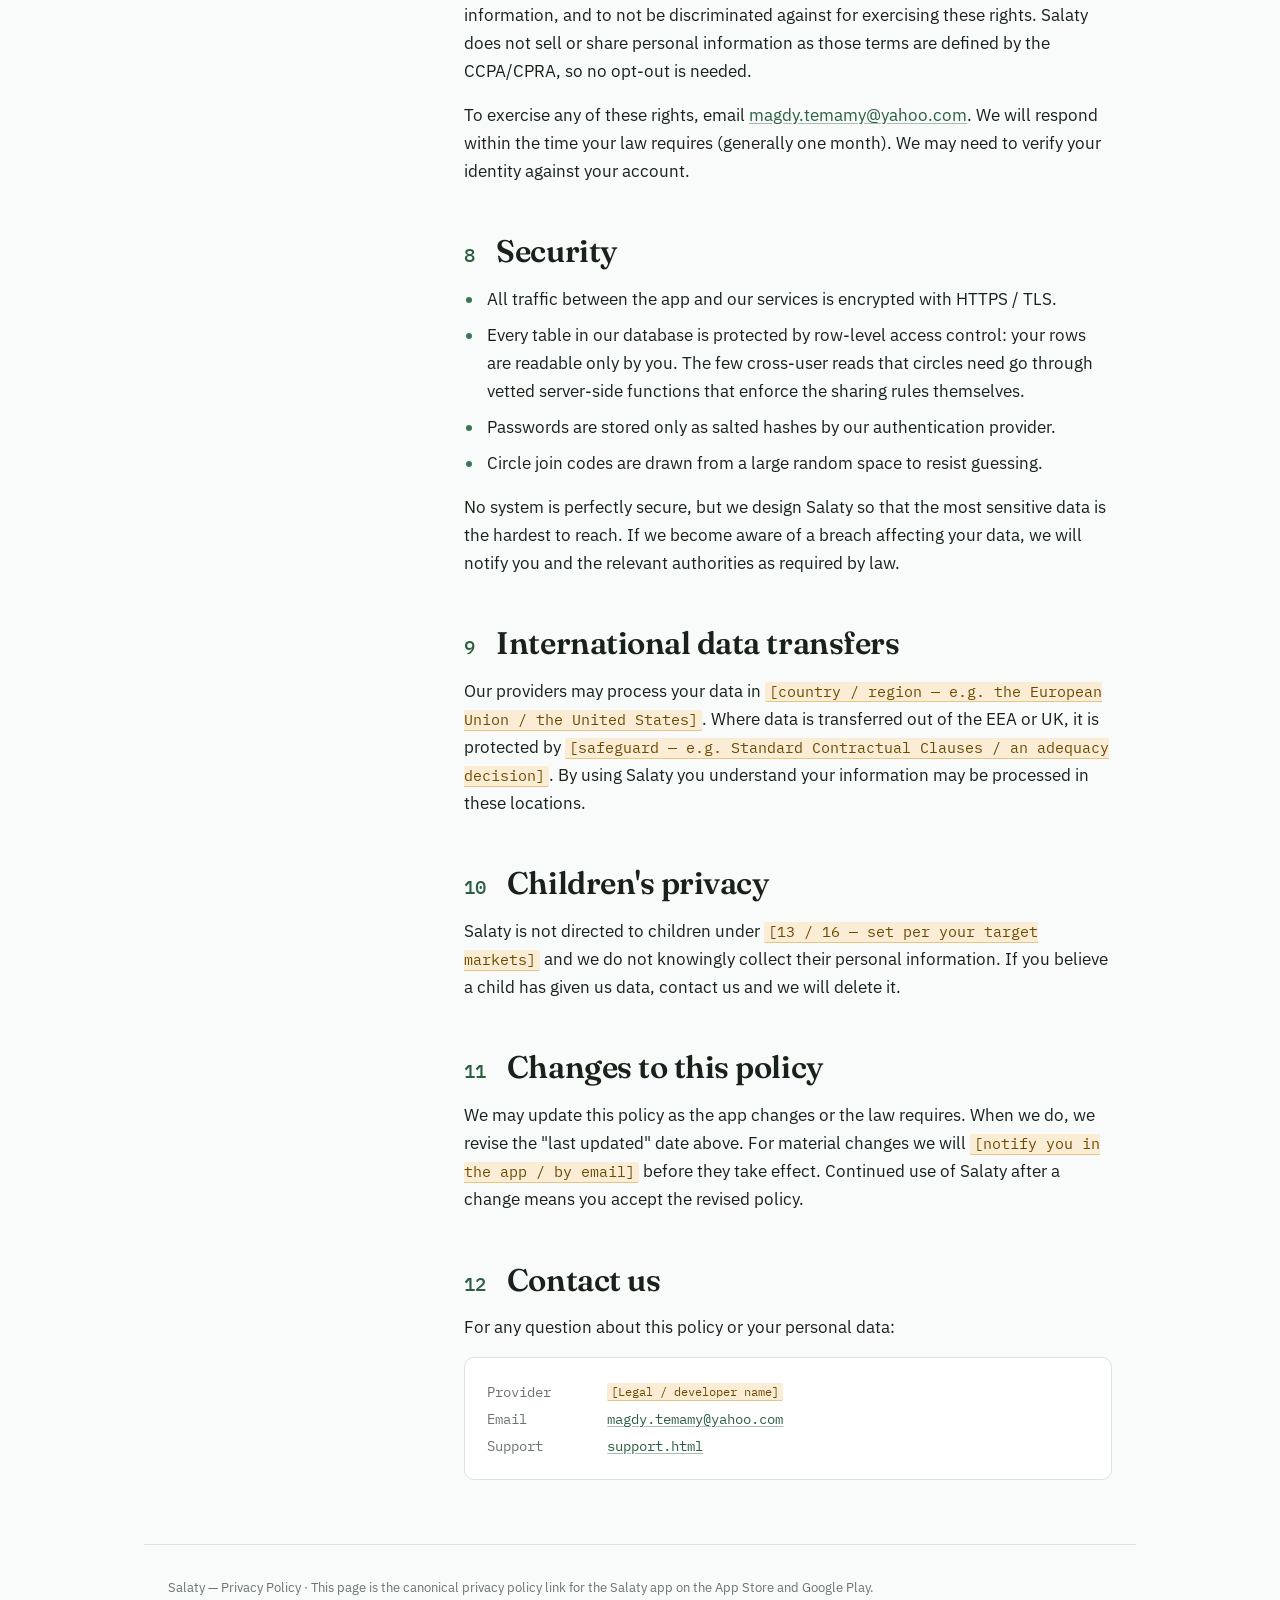
<file: apps/salaty/privacy.html>
<!doctype html>
<html lang="en">
<head>
<meta charset="utf-8">
<meta name="viewport" content="width=device-width, initial-scale=1">
<title>Salaty Privacy Policy</title>
<link rel="preconnect" href="https://fonts.googleapis.com">
<link rel="preconnect" href="https://fonts.gstatic.com" crossorigin>
<link rel="stylesheet" href="https://fonts.googleapis.com/css2?family=Fraunces:opsz,wght@9..144,400;9..144,500;9..144,600&family=IBM+Plex+Mono:wght@400;500&family=IBM+Plex+Sans:wght@400;500;600&display=swap">

<style>
  :root {
    --ground: #F8FBF9;
    --surface: #FFFFFF;
    --ink: #18221B;
    --muted: #6B746E;
    --line: #DDE3DF;
    --accent: #397852;
    --accent-ink: #2C5E40;
    --accent-soft: #E2F4E7;
    --deep: #1A2E21;
    --deep-text: #F1F7F3;
    --deep-line: #36473B;
    --flag-bg: #FBEDD5;
    --flag-ink: #6B4A02;
    --flag-line: #E4C787;
    --sel: #CDE9D6;

    --measure: 68ch;
    --display: "Fraunces", "Iowan Old Style", Georgia, serif;
    --body: "IBM Plex Sans", -apple-system, BlinkMacSystemFont, "Segoe UI", sans-serif;
    --mono: "IBM Plex Mono", ui-monospace, "SF Mono", Menlo, monospace;
  }

  @media (prefers-color-scheme: dark) {
    :root:not([data-theme="light"]) {
      --ground: #0B110D;
      --surface: #161D18;
      --ink: #EBF0ED;
      --muted: #8C958E;
      --line: #262D28;
      --accent: #6EBF8C;
      --accent-ink: #8FD0A6;
      --accent-soft: #182F20;
      --deep: #101711;
      --deep-text: #EBF0ED;
      --deep-line: #2D3931;
      --flag-bg: #2A2212;
      --flag-ink: #E7C787;
      --flag-line: #574a24;
      --sel: #1F3A29;
    }
  }

  :root[data-theme="dark"] {
    --ground: #0B110D;
    --surface: #161D18;
    --ink: #EBF0ED;
    --muted: #8C958E;
    --line: #262D28;
    --accent: #6EBF8C;
    --accent-ink: #8FD0A6;
    --accent-soft: #182F20;
    --deep: #101711;
    --deep-text: #EBF0ED;
    --deep-line: #2D3931;
    --flag-bg: #2A2212;
    --flag-ink: #E7C787;
    --flag-line: #574a24;
    --sel: #1F3A29;
  }

  * { box-sizing: border-box; }

  body {
    margin: 0;
    background: var(--ground);
    color: var(--ink);
    font-family: var(--body);
    font-size: 17px;
    line-height: 1.65;
    -webkit-font-smoothing: antialiased;
    text-rendering: optimizeLegibility;
  }

  ::selection { background: var(--sel); color: var(--ink); }

  a {
    color: var(--accent-ink);
    text-decoration-color: color-mix(in srgb, var(--accent) 45%, transparent);
    text-underline-offset: 2px;
  }
  a:hover { text-decoration-color: var(--accent); }

  :focus-visible {
    outline: 2px solid var(--accent);
    outline-offset: 3px;
    border-radius: 2px;
  }

  /* ---------- Back bar ---------- */
  .backbar {
    background: var(--deep);
    border-bottom: 1px solid var(--deep-line);
  }
  .backbar .wrap {
    max-width: 62rem;
    margin: 0 auto;
    padding: 0.8rem 1.5rem;
    display: flex;
    gap: 1.5rem;
    font-family: var(--mono);
    font-size: 0.8rem;
  }
  .backbar a {
    color: color-mix(in srgb, var(--deep-text) 78%, transparent);
    text-decoration: none;
  }
  .backbar a:hover { color: var(--deep-text); }

  /* ---------- Masthead ---------- */
  .masthead {
    background: var(--deep);
    color: var(--deep-text);
    padding: clamp(2.5rem, 6vw, 4.5rem) 1.5rem clamp(2rem, 4vw, 3rem);
    border-bottom: 3px solid transparent;
    border-image: repeating-linear-gradient(
      -45deg, var(--accent) 0 10px, color-mix(in srgb, var(--accent) 55%, var(--deep)) 10px 20px
    ) 3;
  }
  .masthead-inner {
    max-width: 62rem;
    margin: 0 auto;
  }
  .eyebrow {
    font-family: var(--mono);
    font-size: 0.72rem;
    letter-spacing: 0.22em;
    text-transform: uppercase;
    color: color-mix(in srgb, var(--deep-text) 68%, transparent);
    margin: 0 0 1.1rem;
  }
  .wordmark {
    font-family: var(--display);
    font-optical-sizing: auto;
    font-weight: 600;
    font-size: clamp(2.6rem, 8vw, 4.25rem);
    line-height: 0.98;
    letter-spacing: -0.02em;
    margin: 0;
    text-wrap: balance;
  }
  .wordmark span { color: color-mix(in srgb, var(--deep-text) 55%, var(--accent)); }
  .promise {
    font-family: var(--display);
    font-style: italic;
    font-weight: 400;
    font-size: clamp(1.05rem, 2.4vw, 1.3rem);
    color: color-mix(in srgb, var(--deep-text) 82%, transparent);
    margin: 1rem 0 0;
    max-width: 34ch;
  }
  .dateline {
    display: flex;
    flex-wrap: wrap;
    gap: 0.5rem 2rem;
    margin-top: 1.9rem;
    padding-top: 1.4rem;
    border-top: 1px solid var(--deep-line);
    font-family: var(--mono);
    font-size: 0.8rem;
    color: color-mix(in srgb, var(--deep-text) 72%, transparent);
  }
  .dateline b { color: var(--deep-text); font-weight: 500; }

  /* ---------- Draft banner ---------- */
  .draft {
    max-width: 62rem;
    margin: 1.5rem auto 0;
    padding: 0.85rem 1.15rem;
    background: var(--flag-bg);
    color: var(--flag-ink);
    border: 1px solid var(--flag-line);
    border-radius: 8px;
    font-size: 0.86rem;
    line-height: 1.5;
  }
  .draft b { font-weight: 600; }
  .draft code {
    font-family: var(--mono);
    font-size: 0.82em;
    background: color-mix(in srgb, var(--flag-ink) 12%, transparent);
    padding: 0.05em 0.35em;
    border-radius: 3px;
  }

  /* ---------- Layout ---------- */
  .wrap {
    max-width: 62rem;
    margin: 0 auto;
    padding: clamp(2rem, 5vw, 3.5rem) 1.5rem 4rem;
    display: grid;
    grid-template-columns: 1fr;
    gap: 2.5rem;
  }
  @media (min-width: 60rem) {
    .wrap { grid-template-columns: 15rem 1fr; gap: 3.5rem; align-items: start; }
    .toc { position: sticky; top: 1.5rem; }
  }

  /* ---------- TOC ---------- */
  .toc h2 {
    font-family: var(--mono);
    font-size: 0.7rem;
    letter-spacing: 0.2em;
    text-transform: uppercase;
    color: var(--muted);
    margin: 0 0 0.9rem;
    font-weight: 500;
  }
  .toc ol { list-style: none; margin: 0; padding: 0; counter-reset: toc; }
  .toc li { margin: 0; }
  .toc > ol > li { counter-increment: toc; }
  .toc > ol > li > a::before {
    content: counter(toc);
    font-family: var(--mono);
    font-size: 0.72em;
    color: var(--accent-ink);
    margin-right: 0.6em;
  }
  .toc a {
    display: block;
    padding: 0.32rem 0;
    color: var(--muted);
    text-decoration: none;
    font-size: 0.9rem;
    line-height: 1.35;
    border-bottom: 1px solid transparent;
  }
  .toc a:hover { color: var(--ink); }
  .toc .sub { padding-left: 1.6rem; }
  .toc .sub a { font-size: 0.83rem; padding: 0.2rem 0; }

  /* ---------- Document body ---------- */
  .doc { min-width: 0; max-width: var(--measure); }
  .doc > section { margin-bottom: 3rem; scroll-margin-top: 1.5rem; }
  .doc > section:last-child { margin-bottom: 0; }

  .doc h2 {
    font-family: var(--display);
    font-optical-sizing: auto;
    font-weight: 600;
    font-size: clamp(1.5rem, 3.5vw, 1.95rem);
    line-height: 1.15;
    letter-spacing: -0.015em;
    margin: 0 0 1rem;
    text-wrap: balance;
    display: flex;
    gap: 0.7em;
    align-items: baseline;
  }
  .doc h2 .num {
    font-family: var(--mono);
    font-weight: 500;
    font-size: 0.62em;
    color: var(--accent-ink);
    flex: none;
  }
  .doc h3 {
    font-family: var(--body);
    font-weight: 600;
    font-size: 1.05rem;
    letter-spacing: 0.01em;
    margin: 2rem 0 0.6rem;
    color: var(--ink);
  }
  .doc h3 .tag {
    font-family: var(--mono);
    font-weight: 400;
    font-size: 0.72rem;
    color: var(--muted);
    margin-right: 0.5em;
  }
  .doc p { margin: 0 0 1rem; }
  .doc ul { margin: 0 0 1rem; padding-left: 1.25rem; }
  .doc li { margin: 0 0 0.5rem; padding-left: 0.2rem; }
  .doc li::marker { color: var(--accent); }
  .doc strong { font-weight: 600; }
  .lead {
    font-size: 1.12rem;
    color: color-mix(in srgb, var(--ink) 88%, var(--muted));
  }

  /* ---------- Short version panel ---------- */
  .summary {
    background: var(--accent-soft);
    border: 1px solid color-mix(in srgb, var(--accent) 30%, transparent);
    border-radius: 12px;
    padding: 1.5rem 1.6rem 1.2rem;
    margin-bottom: 3rem;
  }
  .summary h2 {
    font-family: var(--display);
    font-weight: 600;
    font-size: 1.3rem;
    margin: 0 0 0.9rem;
    color: var(--accent-ink);
  }
  .summary ul { margin: 0; padding-left: 1.15rem; }
  .summary li { margin-bottom: 0.55rem; }
  .summary li::marker { content: "\2713  "; color: var(--accent); }

  /* ---------- Glance table ---------- */
  .table-scroll { overflow-x: auto; margin: 0 0 1rem; -webkit-overflow-scrolling: touch; }
  table {
    border-collapse: collapse;
    width: 100%;
    min-width: 34rem;
    font-size: 0.9rem;
  }
  caption {
    text-align: left;
    font-family: var(--mono);
    font-size: 0.72rem;
    letter-spacing: 0.14em;
    text-transform: uppercase;
    color: var(--muted);
    padding-bottom: 0.7rem;
  }
  th, td {
    text-align: left;
    padding: 0.7rem 0.9rem;
    border-bottom: 1px solid var(--line);
    vertical-align: top;
  }
  thead th {
    font-family: var(--mono);
    font-weight: 500;
    font-size: 0.72rem;
    letter-spacing: 0.05em;
    text-transform: uppercase;
    color: var(--muted);
    border-bottom: 1.5px solid var(--accent);
  }
  tbody th { font-weight: 600; font-family: var(--body); }
  tbody tr:last-child th, tbody tr:last-child td { border-bottom: none; }
  .yes { color: var(--accent-ink); font-weight: 600; }
  .no { color: var(--muted); }

  /* ---------- Callout ---------- */
  .note {
    border-left: 3px solid var(--accent);
    background: color-mix(in srgb, var(--accent-soft) 55%, transparent);
    padding: 0.9rem 1.1rem;
    margin: 1.4rem 0;
    border-radius: 0 8px 8px 0;
    font-size: 0.94rem;
  }
  .note p { margin: 0; }
  .note p + p { margin-top: 0.6rem; }
  .note b { color: var(--accent-ink); }

  /* ---------- Placeholder marks ---------- */
  mark.ph {
    background: var(--flag-bg);
    color: var(--flag-ink);
    border-bottom: 1px solid var(--flag-line);
    padding: 0.02em 0.3em;
    border-radius: 2px;
    font-family: var(--mono);
    font-size: 0.86em;
  }

  /* ---------- Contact ---------- */
  .contact {
    font-family: var(--mono);
    font-size: 0.9rem;
    line-height: 1.9;
    background: var(--surface);
    border: 1px solid var(--line);
    border-radius: 10px;
    padding: 1.2rem 1.4rem;
  }
  .contact div { display: flex; gap: 1rem; }
  .contact span:first-child {
    color: var(--muted);
    min-width: 6.5rem;
    flex: none;
  }

  footer {
    max-width: 62rem;
    margin: 0 auto;
    padding: 2rem 1.5rem 3.5rem;
    border-top: 1px solid var(--line);
    color: var(--muted);
    font-size: 0.82rem;
  }

  @media (prefers-reduced-motion: no-preference) {
    html { scroll-behavior: smooth; }
  }

  @media print {
    .toc, .draft, .masthead, .backbar { break-inside: avoid; }
    body { font-size: 11pt; background: #fff; color: #000; }
    .wrap { display: block; max-width: none; }
    .masthead { background: #fff; color: #000; border-image: none; border-bottom: 2px solid #000; }
    .wordmark span, .promise, .eyebrow, .dateline { color: #000; }
    a { color: #000; text-decoration: underline; }
    .doc > section { break-inside: avoid-page; }
    .backbar { display: none; }
  }
</style>
</head>
<body>

<div class="backbar">
  <div class="wrap"><a href="/">Magdy El-Temamy</a><a href="./">← Back to Salaty</a><a href="delete-account.html">Delete my account</a></div>
</div>

<header class="masthead">
  <div class="masthead-inner">
    <p class="eyebrow">Privacy Policy</p>
    <h1 class="wordmark">Salaty<span>.</span></h1>
    <p class="promise">Private by default. You choose what to share.</p>
    <div class="dateline">
      <span>Effective&nbsp;<b><mark class="ph">DD Month 2026</mark></b></span>
      <span>Last updated&nbsp;<b><mark class="ph">DD Month 2026</mark></b></span>
      <span>Version&nbsp;<b>1.0</b></span>
    </div>
  </div>
</header>

<div class="draft">
  <b>Draft — not yet publishable.</b> Replace every highlighted <code>placeholder</code> with your real
  details (legal / developer name, hosting region, cross-border safeguard, children's age threshold,
  in-app deletion route, PostHog region + config, push provider + triggers, analytics retention),
  have it reviewed against the Apple App Privacy and Google Play Data safety forms, then ask to have
  this banner removed before you submit the link to the stores.
</div>

<div class="wrap">
  <nav class="toc" aria-label="Contents">
    <h2>Contents</h2>
    <ol>
      <li><a href="#who">Who we are</a></li>
      <li><a href="#collect">Information Salaty collects</a>
        <ol class="sub">
          <li><a href="#account">Account</a></li>
          <li><a href="#activity">Prayer activity &amp; excused periods</a></li>
          <li><a href="#location">Location</a></li>
          <li><a href="#motion">Device motion sensors</a></li>
          <li><a href="#circles">Circles</a></li>
          <li><a href="#ads">Advertising</a></li>
          <li><a href="#analytics">Product analytics</a></li>
          <li><a href="#push">Push notifications</a></li>
          <li><a href="#updates">App updates</a></li>
          <li><a href="#network">Fonts &amp; network requests</a></li>
        </ol>
      </li>
      <li><a href="#use">How Salaty uses information</a></li>
      <li><a href="#sharing">Sharing &amp; third-party services</a></li>
      <li><a href="#never">What Salaty does not do</a></li>
      <li><a href="#retention">Data retention</a></li>
      <li><a href="#rights">Your rights &amp; choices</a></li>
      <li><a href="#security">Security</a></li>
      <li><a href="#transfers">International data transfers</a></li>
      <li><a href="#children">Children's privacy</a></li>
      <li><a href="#changes">Changes to this policy</a></li>
      <li><a href="#contact">Contact us</a></li>
    </ol>
  </nav>

  <main class="doc">
    <div class="summary">
      <h2>The short version</h2>
      <ul>
        <li>Your prayer record — which prayers you marked, when, and any reason — is stored privately to your account and synced only to <em>your</em> devices.</li>
        <li>No one, including a circle-mate, can read another person's prayer data. This is enforced in the database itself, not just in the app.</li>
        <li>Days you mark as excused always count as complete in a circle, so no one can infer a menstrual cycle from your shared week.</li>
        <li>Sharing with a circle is off until you turn it on, and you pick whether members see day counts only or individual prayers.</li>
        <li>Your streaks and completion stats are worked out on your device. Salaty also uses privacy-friendly product analytics (PostHog) to see how features are used and fix bugs — never the content of your prayer journal, and never to build an ad profile.</li>
        <li>Your approximate location (or a city you choose) is used to calculate prayer times and the Qibla, and is sent to a prayer-time service to build your timetable.</li>
        <li>Salaty shows ads through Google AdMob. Personalized ads run only with your consent.</li>
      </ul>
    </div>

    <section id="who">
      <h2><span class="num">1</span>Who we are</h2>
      <p class="lead">Salaty is a prayer companion app: prayer times, the Qibla direction, a private
        prayer journal, and optional small "circles" for praying alongside people you trust.</p>
      <p>This policy explains what personal information the Salaty mobile app collects, why, who it is
        shared with, and the choices and rights you have. It applies to the Salaty app on iOS and
        Android and the backend services that support it.</p>
      <p>The app is provided by <mark class="ph">[Legal / developer name]</mark>, referred to
        here as "we", "us", or "Salaty". For any privacy question, contact us at
        <a href="mailto:magdy.temamy@yahoo.com">magdy.temamy@yahoo.com</a>.</p>
    </section>

    <section id="collect">
      <h2><span class="num">2</span>Information Salaty collects</h2>
      <p>Salaty is designed to collect as little as possible. Most of what the app knows about you
        stays on your device. The table below is the summary; the subsections that follow give the
        detail.</p>

      <div class="table-scroll">
        <table>
          <caption>Data at a glance</caption>
          <thead>
            <tr>
              <th scope="col">What</th>
              <th scope="col">Why</th>
              <th scope="col">Who it reaches</th>
              <th scope="col">Stored on our servers</th>
            </tr>
          </thead>
          <tbody>
            <tr>
              <th scope="row">Email &amp; password</th>
              <td>Create and secure your account</td>
              <td>Supabase (auth)</td>
              <td class="yes">Yes — password hashed</td>
            </tr>
            <tr>
              <th scope="row">Name &amp; profile photo</th>
              <td>Only if you use Sign in with Apple or Google</td>
              <td>Apple / Google, Supabase</td>
              <td class="yes">Yes</td>
            </tr>
            <tr>
              <th scope="row">Prayer marks, status &amp; reasons</th>
              <td>Your prayer journal and statistics</td>
              <td>Your devices; a circle only if you share</td>
              <td class="yes">Yes — private to you</td>
            </tr>
            <tr>
              <th scope="row">Excused periods (date ranges)</th>
              <td>So the journal and stats don't count excused days against you</td>
              <td>Your devices only</td>
              <td class="yes">Yes — private to you</td>
            </tr>
            <tr>
              <th scope="row">Approximate location or chosen city</th>
              <td>Prayer times and Qibla direction</td>
              <td>Aladhan prayer-time API</td>
              <td class="no">Only the time zone</td>
            </tr>
            <tr>
              <th scope="row">Device motion / compass</th>
              <td>Point the Qibla compass</td>
              <td>No one — on device</td>
              <td class="no">No</td>
            </tr>
            <tr>
              <th scope="row">Circle membership &amp; shared summary</th>
              <td>The circles feature</td>
              <td>Members of your circle</td>
              <td class="yes">Yes</td>
            </tr>
            <tr>
              <th scope="row">Advertising identifier</th>
              <td>Personalized ads — with your consent only</td>
              <td>Google AdMob</td>
              <td class="no">No — held by Google</td>
            </tr>
            <tr>
              <th scope="row">App version &amp; platform</th>
              <td>Deliver the correct over-the-air update</td>
              <td>Shorebird</td>
              <td class="no">No</td>
            </tr>
            <tr>
              <th scope="row">Usage &amp; crash events</th>
              <td>See how features are used, fix bugs</td>
              <td>PostHog</td>
              <td class="no">No — held by PostHog</td>
            </tr>
            <tr>
              <th scope="row">Push token</th>
              <td>Deliver circle notifications</td>
              <td>Push provider, our backend</td>
              <td class="yes">Yes — device token</td>
            </tr>
            <tr>
              <th scope="row">IP address</th>
              <td>Inherent to any network request</td>
              <td>Supabase, Google, Aladhan, PostHog</td>
              <td class="no">Transient logs only</td>
            </tr>
          </tbody>
        </table>
      </div>

      <h3 id="account"><span class="tag">2.1</span>Account</h3>
      <p>You can use prayer times and the Qibla without an account. To keep a prayer journal, sync
        across devices, or join a circle, you create an account with:</p>
      <ul>
        <li><strong>Email address and password</strong> — handled by our authentication provider
          (Supabase). Your password is stored only as a salted hash; we never see it.</li>
        <li><strong>Sign in with Apple or Google</strong> — if you choose this instead, the provider
          gives us a unique identifier, your email address (Apple lets you hide it behind a private
          relay), and, when available, your display name and profile picture. Apple sends your name
          only on the first sign-in.</li>
      </ul>
      <p>We also store a small profile record: your display name and avatar, the time zone of your
        prayer-times location, whether you've turned on per-prayer sharing, and whether you've
        finished onboarding.</p>

      <h3 id="activity"><span class="tag">2.2</span>Prayer activity &amp; excused periods</h3>
      <p>When you mark a prayer, Salaty records which of the five daily prayers it was, the calendar
        date it belongs to, whether it was on time, late, or missed, and an optional reason you can
        add for a missed prayer (traveling, work or school, overslept, forgot). The date is worked
        out on your device from your local prayer schedule — never from our server clock.</p>
      <p>You can also mark <strong>excused periods</strong> — date ranges during which prayer is not
        required (for example menstruation or postnatal bleeding). Salaty stores the start date and,
        once it ends, the end date.</p>
      <div class="note">
        <p><b>This data is treated as sensitive.</b> Prayer logs and excused periods are stored
          strictly private to your account. No sharing rule anywhere in the system lets another
          person read them. They are mirrored to your own devices for offline use and synced through
          your account.</p>
      </div>

      <h3 id="location"><span class="tag">2.3</span>Location</h3>
      <p>Prayer times and the Qibla depend on where you are. You can either let the app use your
        device location or pick a city from a built-in list.</p>
      <ul>
        <li>Salaty requests <strong>approximate</strong> location on Android and
          <strong>while-in-use</strong> location on iOS. It does not request background location.</li>
        <li>Your coordinates, or the city and country you chose, are sent to the
          <strong>Aladhan API</strong> (<span style="font-family:var(--mono);font-size:0.9em">api.aladhan.com</span>,
          operated by the Islamic Network) to calculate your monthly prayer timetable.</li>
        <li>We store the <strong>time zone</strong> of your prayer-times location on your profile so
          that circle windows line up correctly across regions. We do not store your precise
          coordinates on our servers.</li>
        <li>The Qibla direction is computed on your device from your location and does not leave it.</li>
      </ul>

      <h3 id="motion"><span class="tag">2.4</span>Device motion sensors</h3>
      <p>The Qibla compass reads your device's accelerometer and magnetometer to work out which way
        the device is pointing. This happens entirely on the device in real time. None of it is
        recorded, transmitted, or stored.</p>

      <h3 id="circles"><span class="tag">2.5</span>Circles</h3>
      <p>A circle is a small private group — usually one or two people — for praying alongside each
        other. Circles are entirely optional.</p>
      <ul>
        <li>If you create or join one, we store the <strong>circle name</strong>, its
          <strong>join code</strong>, and your <strong>membership</strong>.</li>
        <li>Other members can see a <strong>summary of your recent prayer week</strong>: how many days
          you completed and your counts of on-time, late, and missed prayers over a window (7 days by
          default). If you turn on <strong>"share which prayers"</strong>, members also see the status
          of individual prayers by day.</li>
        <li>Members can send you <strong>nudges</strong> (a note of encouragement, a du'a, or a clap)
          and create shared <strong>goals</strong>. We store these.</li>
        <li>Sharing is <strong>off by default</strong>. There are no leaderboards and no ranking.</li>
      </ul>
      <div class="note">
        <p><b>Excused days count as complete.</b> In a circle summary, any day inside an excused
          period is counted as a full day and never shrinks your visible week — so a circle-mate
          cannot infer a menstrual cycle from a dip in your activity. Your own private statistics
          handle excused days correctly and separately.</p>
        <p><b>Each person's week is measured in their own time zone,</b> so members in different
          regions see each other fairly rather than permanently "behind".</p>
      </div>

      <h3 id="ads"><span class="tag">2.6</span>Advertising</h3>
      <p>Salaty shows ads through <strong>Google AdMob</strong>.</p>
      <ul>
        <li>In the EEA, the UK, and Switzerland, Salaty shows a <strong>consent request</strong>
          before any personalized advertising. On iOS, Salaty also uses Apple's
          <strong>App Tracking Transparency</strong> prompt.</li>
        <li>If you <strong>consent</strong>, AdMob may use your device's advertising identifier and
          device information to show personalized ads and measure them.</li>
        <li>If you <strong>decline</strong> or are not asked, ads are <strong>non-personalized</strong>
          — based only on context, not on tracking.</li>
        <li>You can reset or clear your advertising identifier at any time in your device settings,
          and re-open the consent choice from <mark class="ph">[Settings location, e.g. Settings &rsaquo; Privacy]</mark>.</li>
      </ul>
      <p>Google processes this data as an independent controller under
        <a href="https://policies.google.com/technologies/partner-sites">Google's Privacy Policy</a>
        and its <a href="https://support.google.com/admob/answer/6128543">AdMob data-use terms</a>.</p>

      <h3 id="analytics"><span class="tag">2.7</span>Product analytics</h3>
      <p>To understand which features are used and to find and fix bugs, Salaty uses
        <strong>PostHog</strong>, a product-analytics service. It records events such as screens
        opened, actions taken, and errors encountered, together with your app version, device model,
        operating system, coarse region, and a random analytics identifier for your installation.</p>
      <ul>
        <li>Salaty <strong>does not</strong> send the content of your prayer journal — your prayer
          marks, reasons, or excused periods — to PostHog.</li>
        <li>Analytics data is processed in <mark class="ph">[PostHog region — EU Cloud / US Cloud /
          self-hosted]</mark>. <mark class="ph">[Confirm session replay and autocapture are off and
          that IP addresses are discarded — set in the PostHog project config.]</mark></li>
        <li>Where the law requires it we ask your consent before analytics, and you can turn
          analytics off at any time from <mark class="ph">[Settings location]</mark>.</li>
      </ul>
      <p>PostHog processes this data as our processor under
        <a href="https://posthog.com/privacy">PostHog's privacy policy</a>.</p>

      <h3 id="push"><span class="tag">2.8</span>Push notifications</h3>
      <p>Prayer-time alerts and reminders are scheduled on your device and need no server. Separately,
        Salaty sends <strong>push notifications</strong> for
        <mark class="ph">[what triggers a push — e.g. circle nudges, goal updates, a circle-mate
        joining]</mark>.</p>
      <ul>
        <li>To deliver them, your device registers a <strong>push token</strong> with
          <mark class="ph">[push provider — Apple Push Notification service / Firebase Cloud
          Messaging / OneSignal]</mark> and with our backend. The token identifies your device
          installation, not you personally.</li>
        <li>You can turn push notifications off in your device settings or in the app. Prayer-time
          reminders keep working either way, because they are local.</li>
      </ul>

      <h3 id="updates"><span class="tag">2.9</span>App updates</h3>
      <p>Salaty uses <strong>Shorebird</strong> to deliver small over-the-air code fixes between
        store releases. When the app checks for an update it sends a non-identifying app identifier,
        your platform, and the installed version so Shorebird can return the right patch. It does not
        send any personal data.</p>

      <h3 id="network"><span class="tag">2.10</span>Fonts &amp; network requests</h3>
      <p>Arabic text is displayed with a typeface loaded at runtime from <strong>Google Fonts</strong>.
        As with any network request, Google receives your device's IP address when the font is
        fetched. Every request the app makes — to our backend, the prayer-time API, AdMob, PostHog,
        the push provider, and Google Fonts — necessarily discloses your IP address to that service
        and may appear in its transient server logs.</p>
    </section>

    <section id="use">
      <h2><span class="num">3</span>How Salaty uses information</h2>
      <p>We use the information above only to:</p>
      <ul>
        <li>calculate and display prayer times and the Qibla direction;</li>
        <li>keep your prayer journal and sync it across your devices;</li>
        <li>compute your streaks and completion statistics (on your device);</li>
        <li>run circles you join — membership, shared summaries, nudges, and goals;</li>
        <li>schedule prayer-time alerts and reminders locally on your device;</li>
        <li>send push notifications for circle activity you have turned on;</li>
        <li>authenticate you and keep your account secure;</li>
        <li>show ads that fund the app, and request consent where required;</li>
        <li>understand how features are used and diagnose crashes, through product analytics;</li>
        <li>deliver app updates and fix problems;</li>
        <li>comply with legal obligations.</li>
      </ul>
      <p>We do <strong>not</strong> use your prayer data for advertising, profiling, or any form of
        automated decision-making, and we never sell it.</p>
    </section>

    <section id="sharing">
      <h2><span class="num">4</span>Sharing &amp; third-party services</h2>
      <p>We do not sell personal data and we do not share it for cross-context behavioural
        advertising beyond the AdMob consent described above. We rely on these service providers:</p>
      <div class="table-scroll">
        <table>
          <thead>
            <tr>
              <th scope="col">Service</th>
              <th scope="col">Role</th>
              <th scope="col">Data it processes</th>
            </tr>
          </thead>
          <tbody>
            <tr>
              <th scope="row">Supabase</th>
              <td>Backend database &amp; authentication</td>
              <td>Account, profile, prayer logs, excused periods, circles</td>
            </tr>
            <tr>
              <th scope="row">Google AdMob (Google LLC)</th>
              <td>In-app advertising</td>
              <td>Advertising ID &amp; device info (personalized ads: with consent)</td>
            </tr>
            <tr>
              <th scope="row">Aladhan API (Islamic Network)</th>
              <td>Prayer-time calculation</td>
              <td>Approximate coordinates or city / country</td>
            </tr>
            <tr>
              <th scope="row">Shorebird</th>
              <td>Over-the-air app updates</td>
              <td>App ID, platform, version, IP address</td>
            </tr>
            <tr>
              <th scope="row">Google Fonts</th>
              <td>Arabic typeface delivery</td>
              <td>IP address</td>
            </tr>
            <tr>
              <th scope="row">PostHog</th>
              <td>Product analytics &amp; crash diagnostics</td>
              <td>Usage events, app version, device model, coarse region, analytics ID</td>
            </tr>
            <tr>
              <th scope="row"><mark class="ph">[Push provider]</mark></th>
              <td>Delivering push notifications</td>
              <td>Push token, notification content, IP address</td>
            </tr>
            <tr>
              <th scope="row">Apple / Google</th>
              <td>Sign in with Apple / Google (if you use it)</td>
              <td>Identifier, email, name, photo</td>
            </tr>
          </tbody>
        </table>
      </div>
      <p>We may also disclose information if required by law, to enforce our terms, or to protect the
        rights, safety, or property of our users or the public. If Salaty is involved in a merger or
        acquisition, we will notify you before your information becomes subject to a different policy.</p>
    </section>

    <section id="never">
      <h2><span class="num">5</span>What Salaty does not do</h2>
      <ul>
        <li>Your prayer journal — marks, reasons, and excused periods — is never sent to analytics
          or any other third-party service.</li>
        <li>No advertising profile is built by Salaty from your prayer data or activity.</li>
        <li>Salaty's servers store no aggregated statistics of your prayer record; streaks and
          completion are computed on your device.</li>
        <li>No sale of personal information, and no "sharing" as defined by California law.</li>
        <li>No mechanism, anywhere, for one user to read another user's prayer logs or excused
          periods.</li>
      </ul>
    </section>

    <section id="retention">
      <h2><span class="num">6</span>Data retention</h2>
      <ul>
        <li><strong>Prayer logs and excused periods</strong> are kept until you delete them in the
          app or delete your account. Un-marking a prayer removes it from your journal.</li>
        <li><strong>Account and profile data</strong> are kept for as long as your account is active.</li>
        <li><strong>Circle data</strong> — your membership and shared summaries — is retained while
          you are a member; leaving a circle stops further sharing.</li>
        <li><strong>Server logs</strong> held by our providers are short-lived and rotated
          automatically.</li>
        <li><strong>Analytics events</strong> in PostHog are retained for
          <mark class="ph">[retention window — PostHog's default is long; set a shorter one in
          project settings]</mark>, then deleted.</li>
        <li>When you delete your account, your profile, prayer logs, excused periods, and circle
          memberships are removed. Copies in routine encrypted backups are overwritten on the normal
          backup cycle, within <mark class="ph">[30 days]</mark>.</li>
      </ul>
      <div class="note">
        <p><b>Account deletion.</b> To delete your account and everything associated with it, visit
          <a href="delete-account.html">our account deletion page</a> or email
          <a href="mailto:magdy.temamy@yahoo.com?subject=Delete%20my%20Salaty%20account">magdy.temamy@yahoo.com</a>
          from your account address, and we will complete it within 30 days.
          <mark class="ph">[Replace with the in-app route once Settings &rsaquo; Account &rsaquo;
          Delete account ships — Apple and Google require an in-app deletion path for apps with
          accounts.]</mark></p>
      </div>
    </section>

    <section id="rights">
      <h2><span class="num">7</span>Your rights &amp; choices</h2>
      <p>Depending on where you live, you may have the right to:</p>
      <ul>
        <li><strong>Access</strong> the personal data we hold about you and get a copy.</li>
        <li><strong>Correct</strong> data that is wrong or incomplete.</li>
        <li><strong>Delete</strong> your data and account.</li>
        <li><strong>Restrict</strong> or <strong>object to</strong> certain processing.</li>
        <li><strong>Port</strong> your data to another service.</li>
        <li><strong>Withdraw consent</strong> for location, product analytics, or personalized ads at
          any time, without affecting the app's core features.</li>
      </ul>
      <p><strong>EEA / UK:</strong> you can lodge a complaint with your local data-protection
        authority.</p>
      <p><strong>California:</strong> you have the right to know, delete, and correct your personal
        information, and to not be discriminated against for exercising these rights. Salaty does not
        sell or share personal information as those terms are defined by the CCPA/CPRA, so no
        opt-out is needed.</p>
      <p>To exercise any of these rights, email
        <a href="mailto:magdy.temamy@yahoo.com">magdy.temamy@yahoo.com</a>. We will respond within the
        time your law requires (generally one month). We may need to verify your identity against your
        account.</p>
    </section>

    <section id="security">
      <h2><span class="num">8</span>Security</h2>
      <ul>
        <li>All traffic between the app and our services is encrypted with HTTPS / TLS.</li>
        <li>Every table in our database is protected by row-level access control: your rows are
          readable only by you. The few cross-user reads that circles need go through vetted
          server-side functions that enforce the sharing rules themselves.</li>
        <li>Passwords are stored only as salted hashes by our authentication provider.</li>
        <li>Circle join codes are drawn from a large random space to resist guessing.</li>
      </ul>
      <p>No system is perfectly secure, but we design Salaty so that the most sensitive data is the
        hardest to reach. If we become aware of a breach affecting your data, we will notify you and
        the relevant authorities as required by law.</p>
    </section>

    <section id="transfers">
      <h2><span class="num">9</span>International data transfers</h2>
      <p>Our providers may process your data in
        <mark class="ph">[country / region — e.g. the European Union / the United States]</mark>. Where
        data is transferred out of the EEA or UK, it is protected by
        <mark class="ph">[safeguard — e.g. Standard Contractual Clauses / an adequacy decision]</mark>.
        By using Salaty you understand your information may be processed in these locations.</p>
    </section>

    <section id="children">
      <h2><span class="num">10</span>Children's privacy</h2>
      <p>Salaty is not directed to children under
        <mark class="ph">[13 / 16 — set per your target markets]</mark> and we do not knowingly
        collect their personal information. If you believe a child has given us data, contact us and
        we will delete it.</p>
    </section>

    <section id="changes">
      <h2><span class="num">11</span>Changes to this policy</h2>
      <p>We may update this policy as the app changes or the law requires. When we do, we revise the
        "last updated" date above. For material changes we will
        <mark class="ph">[notify you in the app / by email]</mark> before they take effect. Continued
        use of Salaty after a change means you accept the revised policy.</p>
    </section>

    <section id="contact">
      <h2><span class="num">12</span>Contact us</h2>
      <p>For any question about this policy or your personal data:</p>
      <div class="contact">
        <div><span>Provider</span><span><mark class="ph">[Legal / developer name]</mark></span></div>
        <div><span>Email</span><span><a href="mailto:magdy.temamy@yahoo.com">magdy.temamy@yahoo.com</a></span></div>
        <div><span>Support</span><span><a href="support.html">support.html</a></span></div>
      </div>
    </section>
  </main>
</div>

<footer>
  Salaty — Privacy Policy · This page is the canonical privacy policy link for the Salaty app on the
  App Store and Google Play.
</footer>

</body>
</html>
</file>
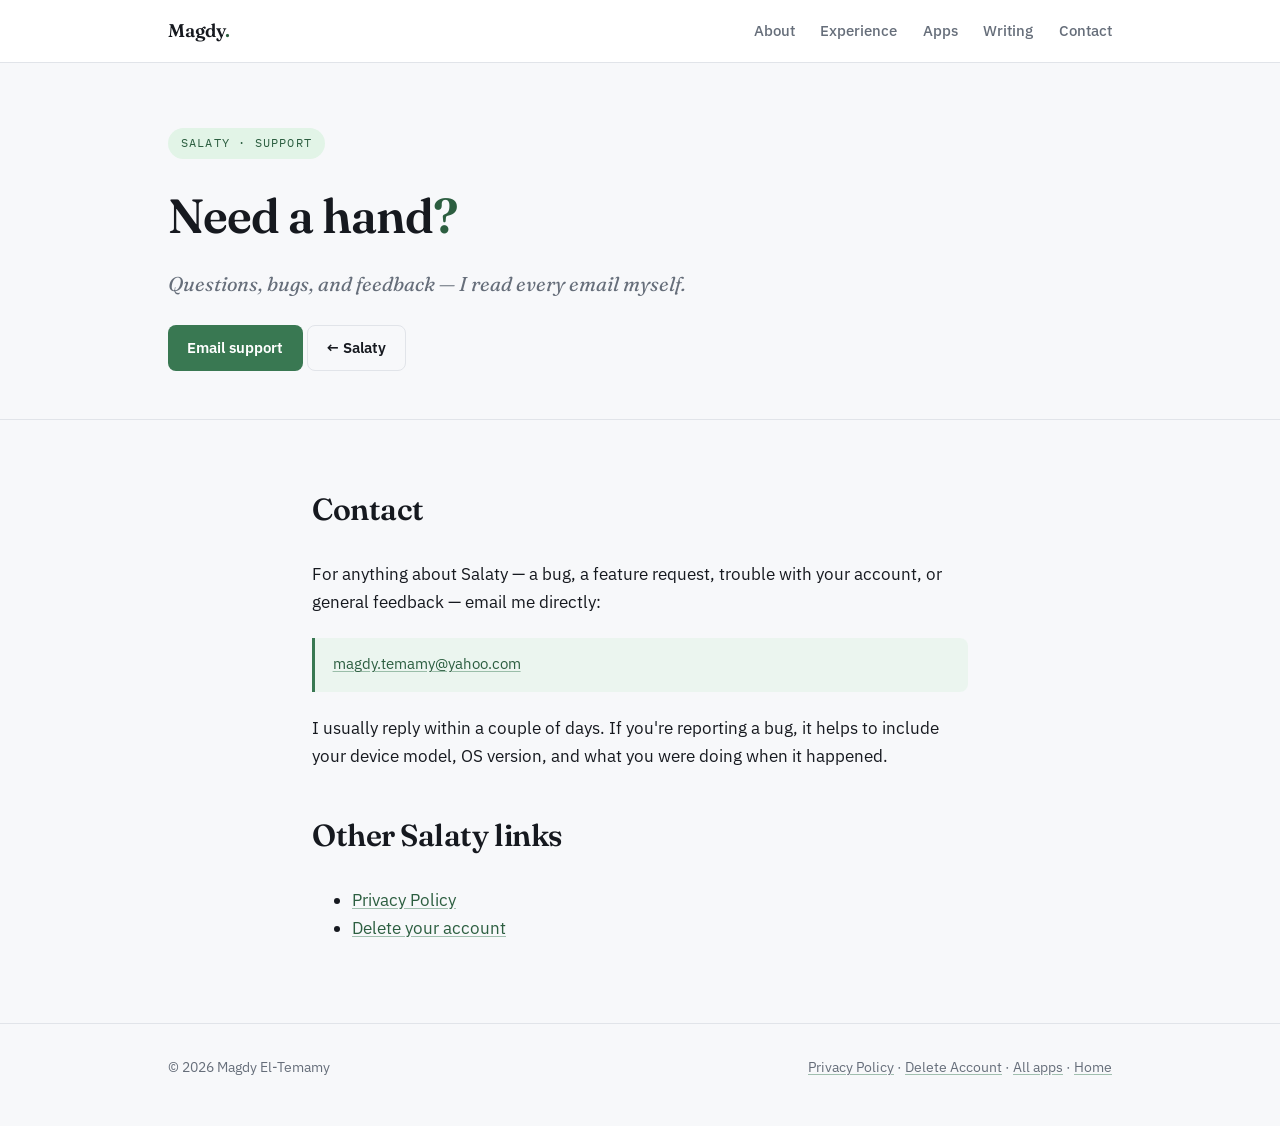
<file: apps/salaty/support.html>
<!doctype html>
<html lang="en">
<head>
<meta charset="utf-8">
<meta name="viewport" content="width=device-width, initial-scale=1">
<title>Salaty Support</title>
<meta name="description" content="Get help with Salaty — contact us directly by email.">
<link rel="preconnect" href="https://fonts.googleapis.com">
<link rel="preconnect" href="https://fonts.gstatic.com" crossorigin>
<link rel="stylesheet" href="https://fonts.googleapis.com/css2?family=Fraunces:opsz,wght@9..144,400;9..144,500;9..144,600&family=IBM+Plex+Mono:wght@400;500&family=IBM+Plex+Sans:wght@400;500;600&display=swap">
<link rel="stylesheet" href="../../assets/style.css">
</head>
<body class="theme-salaty">

<nav class="site-nav">
  <div class="wrap">
    <a class="brand" href="/">Magdy<span>.</span></a>
    <ul class="nav-links">
      <li><a href="/#about">About</a></li>
      <li><a href="/#experience">Experience</a></li>
      <li><a href="/apps/">Apps</a></li>
      <li><a href="https://medium.com/@magdy.temamy" target="_blank" rel="noopener">Writing</a></li>
      <li><a href="/#contact">Contact</a></li>
    </ul>
  </div>
</nav>

<header class="app-hero">
  <div class="wrap">
    <span class="badge">Salaty · Support</span>
    <h1>Need a hand<span style="color:var(--accent-ink)">?</span></h1>
    <p class="tagline">Questions, bugs, and feedback — I read every email myself.</p>
    <div class="actions" style="margin-top:1.6rem">
      <a class="btn btn-primary" href="mailto:magdy.temamy@yahoo.com?subject=Salaty%20support">Email support</a>
      <a class="btn btn-ghost" href="./">← Salaty</a>
    </div>
  </div>
</header>

<section class="block">
  <div class="wrap" style="max-width:44rem">
    <h2>Contact</h2>
    <p>For anything about Salaty — a bug, a feature request, trouble with your account, or general
      feedback — email me directly:</p>
    <div class="note">
      <p>
        <a href="mailto:magdy.temamy@yahoo.com?subject=Salaty%20support">magdy.temamy@yahoo.com</a>
      </p>
    </div>
    <p>I usually reply within a couple of days. If you're reporting a bug, it helps to include your
      device model, OS version, and what you were doing when it happened.</p>

    <h2 style="margin-top:2.5rem">Other Salaty links</h2>
    <ul>
      <li><a href="privacy.html">Privacy Policy</a></li>
      <li><a href="delete-account.html">Delete your account</a></li>
    </ul>
  </div>
</section>

<footer class="site-footer">
  <div class="wrap">
    <span>&copy; 2026 Magdy El-Temamy</span>
    <span><a href="privacy.html">Privacy Policy</a> · <a href="delete-account.html">Delete Account</a> · <a href="/apps/">All apps</a> · <a href="/">Home</a></span>
  </div>
</footer>

</body>
</html>
</file>
<file: assets/style.css>
/* ---------- Design tokens ---------- */
:root {
  --ground: #F7F8FA;
  --surface: #FFFFFF;
  --ink: #16191F;
  --muted: #666E7A;
  --line: #E1E4E9;
  --accent: #2F5FE0;
  --accent-ink: #234ABE;
  --accent-soft: #E8EDFC;
  --deep: #12141A;
  --deep-text: #F1F3F7;
  --deep-line: #2A2E38;
  --sel: #D6E1FB;

  --display: "Fraunces", "Iowan Old Style", Georgia, serif;
  --body: "IBM Plex Sans", -apple-system, BlinkMacSystemFont, "Segoe UI", sans-serif;
  --mono: "IBM Plex Mono", ui-monospace, "SF Mono", Menlo, monospace;
}

@media (prefers-color-scheme: dark) {
  :root:not([data-theme="light"]) {
    --ground: #0B0C10;
    --surface: #14161C;
    --ink: #EDEFF3;
    --muted: #94A0AF;
    --line: #262A33;
    --accent: #7C9CFF;
    --accent-ink: #A8BEFF;
    --accent-soft: #1B2440;
    --deep: #08090C;
    --deep-text: #EDEFF3;
    --deep-line: #23262E;
    --sel: #263766;
  }
}
:root[data-theme="dark"] {
  --ground: #0B0C10;
  --surface: #14161C;
  --ink: #EDEFF3;
  --muted: #94A0AF;
  --line: #262A33;
  --accent: #7C9CFF;
  --accent-ink: #A8BEFF;
  --accent-soft: #1B2440;
  --deep: #08090C;
  --deep-text: #EDEFF3;
  --deep-line: #23262E;
  --sel: #263766;
}

/* Salaty product theme — used only on /apps/salaty pages */
.theme-salaty {
  --accent: #397852;
  --accent-ink: #2C5E40;
  --accent-soft: #E2F4E7;
  --sel: #CDE9D6;
}
@media (prefers-color-scheme: dark) {
  .theme-salaty:not([data-theme="light"]) {
    --accent: #6EBF8C;
    --accent-ink: #8FD0A6;
    --accent-soft: #182F20;
    --sel: #1F3A29;
  }
}
.theme-salaty[data-theme="dark"] {
  --accent: #6EBF8C;
  --accent-ink: #8FD0A6;
  --accent-soft: #182F20;
  --sel: #1F3A29;
}

* { box-sizing: border-box; }

html { scroll-behavior: smooth; }
@media (prefers-reduced-motion: reduce) {
  html { scroll-behavior: auto; }
}

body {
  margin: 0;
  background: var(--ground);
  color: var(--ink);
  font-family: var(--body);
  font-size: 17px;
  line-height: 1.65;
  -webkit-font-smoothing: antialiased;
  text-rendering: optimizeLegibility;
}

::selection { background: var(--sel); color: var(--ink); }

a { color: var(--accent-ink); text-decoration-color: color-mix(in srgb, var(--accent) 45%, transparent); text-underline-offset: 2px; }
a:hover { text-decoration-color: var(--accent); }

:focus-visible { outline: 2px solid var(--accent); outline-offset: 3px; border-radius: 2px; }

img { max-width: 100%; }

.wrap { max-width: 62rem; margin: 0 auto; padding: 0 1.5rem; }

/* ---------- Nav ---------- */
.site-nav {
  border-bottom: 1px solid var(--line);
  background: color-mix(in srgb, var(--surface) 92%, transparent);
  position: sticky;
  top: 0;
  z-index: 20;
  backdrop-filter: blur(8px);
}
.site-nav .wrap {
  display: flex;
  align-items: center;
  justify-content: space-between;
  gap: 1.5rem;
  padding-top: 1rem;
  padding-bottom: 1rem;
}
.brand {
  font-family: var(--display);
  font-weight: 600;
  font-size: 1.15rem;
  color: var(--ink);
  text-decoration: none;
  letter-spacing: -0.01em;
}
.brand:hover { text-decoration: none; }
.brand span { color: var(--accent-ink); }
.nav-links {
  display: flex;
  align-items: center;
  flex-wrap: wrap;
  gap: 0.4rem 1.6rem;
  list-style: none;
  margin: 0;
  padding: 0;
  font-size: 0.92rem;
}
.nav-links a {
  color: var(--muted);
  text-decoration: none;
  font-weight: 500;
}
.nav-links a:hover, .nav-links a.active { color: var(--ink); }

/* ---------- Buttons / pills ---------- */
.btn {
  display: inline-flex;
  align-items: center;
  gap: 0.5em;
  padding: 0.6rem 1.15rem;
  border-radius: 8px;
  font-size: 0.92rem;
  font-weight: 600;
  text-decoration: none;
  border: 1px solid transparent;
}
.btn-primary { background: var(--accent); color: #fff; }
.btn-primary:hover { background: var(--accent-ink); text-decoration: none; }
.btn-ghost { background: transparent; color: var(--ink); border-color: var(--line); }
.btn-ghost:hover { border-color: var(--accent); color: var(--accent-ink); text-decoration: none; }

.eyebrow {
  font-family: var(--mono);
  font-size: 0.72rem;
  letter-spacing: 0.2em;
  text-transform: uppercase;
  color: var(--muted);
  margin: 0 0 0.9rem;
}

/* ---------- Hero ---------- */
.hero {
  background: var(--deep);
  color: var(--deep-text);
  padding: clamp(3rem, 7vw, 5.5rem) 0 clamp(2.5rem, 5vw, 4rem);
}
.hero .eyebrow { color: color-mix(in srgb, var(--deep-text) 68%, transparent); }
.hero h1 {
  font-family: var(--display);
  font-weight: 600;
  font-size: clamp(2.4rem, 6vw, 3.6rem);
  line-height: 1.05;
  letter-spacing: -0.02em;
  margin: 0 0 0.6rem;
}
.hero h1 .accent { color: color-mix(in srgb, var(--deep-text) 55%, var(--accent)); }
.hero .role {
  font-size: clamp(1.05rem, 2.2vw, 1.25rem);
  color: color-mix(in srgb, var(--deep-text) 88%, transparent);
  margin: 0 0 1.6rem;
}
.hero .lead {
  max-width: 58ch;
  color: color-mix(in srgb, var(--deep-text) 82%, transparent);
  margin: 0 0 2rem;
}
.hero .actions { display: flex; flex-wrap: wrap; gap: 0.8rem; }
.hero .btn-ghost { border-color: var(--deep-line); color: var(--deep-text); }
.hero .btn-ghost:hover { border-color: var(--accent); color: var(--accent-ink); }

/* ---------- Sections ---------- */
section.block { padding: clamp(2.5rem, 5vw, 4rem) 0; }
section.block + section.block { border-top: 1px solid var(--line); }
.block h2 {
  font-family: var(--display);
  font-weight: 600;
  font-size: clamp(1.5rem, 3vw, 1.9rem);
  letter-spacing: -0.015em;
  margin: 0 0 1.6rem;
}

/* ---------- Timeline (experience) ---------- */
.timeline { list-style: none; margin: 0; padding: 0; }
.timeline li {
  position: relative;
  padding: 0 0 1.8rem 1.6rem;
  border-left: 2px solid var(--line);
}
.timeline li:last-child { padding-bottom: 0; }
.timeline li::before {
  content: "";
  position: absolute;
  left: -6px;
  top: 0.3rem;
  width: 10px;
  height: 10px;
  border-radius: 50%;
  background: var(--accent);
}
.timeline .role { font-weight: 600; font-size: 1.02rem; margin: 0 0 0.15rem; }
.timeline .org { color: var(--accent-ink); font-weight: 500; }
.timeline .when {
  font-family: var(--mono);
  font-size: 0.78rem;
  color: var(--muted);
  margin: 0.15rem 0 0.5rem;
}
.timeline p { margin: 0; color: var(--muted); }

/* ---------- Cards ---------- */
.card-grid {
  display: grid;
  grid-template-columns: 1fr;
  gap: 1.25rem;
}
@media (min-width: 40rem) {
  .card-grid { grid-template-columns: repeat(2, 1fr); }
}
.card {
  display: block;
  background: var(--surface);
  border: 1px solid var(--line);
  border-radius: 14px;
  padding: 1.5rem 1.6rem;
  text-decoration: none;
  color: inherit;
  transition: border-color 0.15s ease, transform 0.15s ease;
}
.card:hover { border-color: var(--accent); transform: translateY(-2px); text-decoration: none; }
.card .tag {
  font-family: var(--mono);
  font-size: 0.7rem;
  letter-spacing: 0.12em;
  text-transform: uppercase;
  color: var(--accent-ink);
  margin: 0 0 0.6rem;
}
.card h3 {
  font-family: var(--display);
  font-weight: 600;
  font-size: 1.3rem;
  margin: 0 0 0.5rem;
  color: var(--ink);
}
.card p { margin: 0; color: var(--muted); font-size: 0.95rem; }
.card .go { display: inline-block; margin-top: 0.9rem; font-size: 0.85rem; font-weight: 600; color: var(--accent-ink); }

/* ---------- Skill chips ---------- */
.chips { display: flex; flex-wrap: wrap; gap: 0.6rem; list-style: none; margin: 0; padding: 0; }
.chips li {
  font-family: var(--mono);
  font-size: 0.82rem;
  background: var(--accent-soft);
  color: var(--accent-ink);
  padding: 0.4rem 0.85rem;
  border-radius: 999px;
}

/* ---------- Links list (contact / social) ---------- */
.link-row {
  display: flex;
  flex-wrap: wrap;
  gap: 0.8rem;
}

/* ---------- Footer ---------- */
footer.site-footer {
  border-top: 1px solid var(--line);
  padding: 2rem 0 3rem;
  color: var(--muted);
  font-size: 0.85rem;
}
footer.site-footer .wrap {
  display: flex;
  flex-wrap: wrap;
  gap: 0.6rem 1.5rem;
  justify-content: space-between;
  align-items: center;
}
footer.site-footer a { color: var(--muted); }
footer.site-footer a:hover { color: var(--ink); }

/* ---------- App page hero (smaller, non-black) ---------- */
.app-hero {
  padding: clamp(2.5rem, 6vw, 4rem) 0 clamp(2rem, 4vw, 3rem);
  border-bottom: 1px solid var(--line);
}
.app-hero .badge {
  display: inline-flex;
  align-items: center;
  gap: 0.5em;
  font-family: var(--mono);
  font-size: 0.75rem;
  letter-spacing: 0.1em;
  text-transform: uppercase;
  color: var(--accent-ink);
  background: var(--accent-soft);
  padding: 0.35rem 0.8rem;
  border-radius: 999px;
  margin-bottom: 1.1rem;
}
.app-hero h1 {
  font-family: var(--display);
  font-weight: 600;
  font-size: clamp(2.2rem, 5vw, 3rem);
  margin: 0 0 0.7rem;
  letter-spacing: -0.02em;
}
.app-hero .tagline {
  font-family: var(--display);
  font-style: italic;
  font-size: clamp(1.05rem, 2.2vw, 1.25rem);
  color: var(--muted);
  margin: 0 0 1.6rem;
  max-width: 40ch;
}

.feature-grid {
  display: grid;
  grid-template-columns: 1fr;
  gap: 1.5rem;
}
@media (min-width: 40rem) {
  .feature-grid { grid-template-columns: repeat(2, 1fr); }
}
.feature h3 {
  font-family: var(--body);
  font-weight: 600;
  font-size: 1.05rem;
  margin: 0 0 0.4rem;
  display: flex;
  align-items: center;
  gap: 0.6em;
}
.feature h3 .icon { color: var(--accent); }
.feature p { margin: 0; color: var(--muted); font-size: 0.95rem; }

.note {
  border-left: 3px solid var(--accent);
  background: color-mix(in srgb, var(--accent-soft) 55%, transparent);
  padding: 0.9rem 1.1rem;
  margin: 1.4rem 0;
  border-radius: 0 8px 8px 0;
  font-size: 0.94rem;
}
.note p { margin: 0; color: var(--ink); }
</file>
